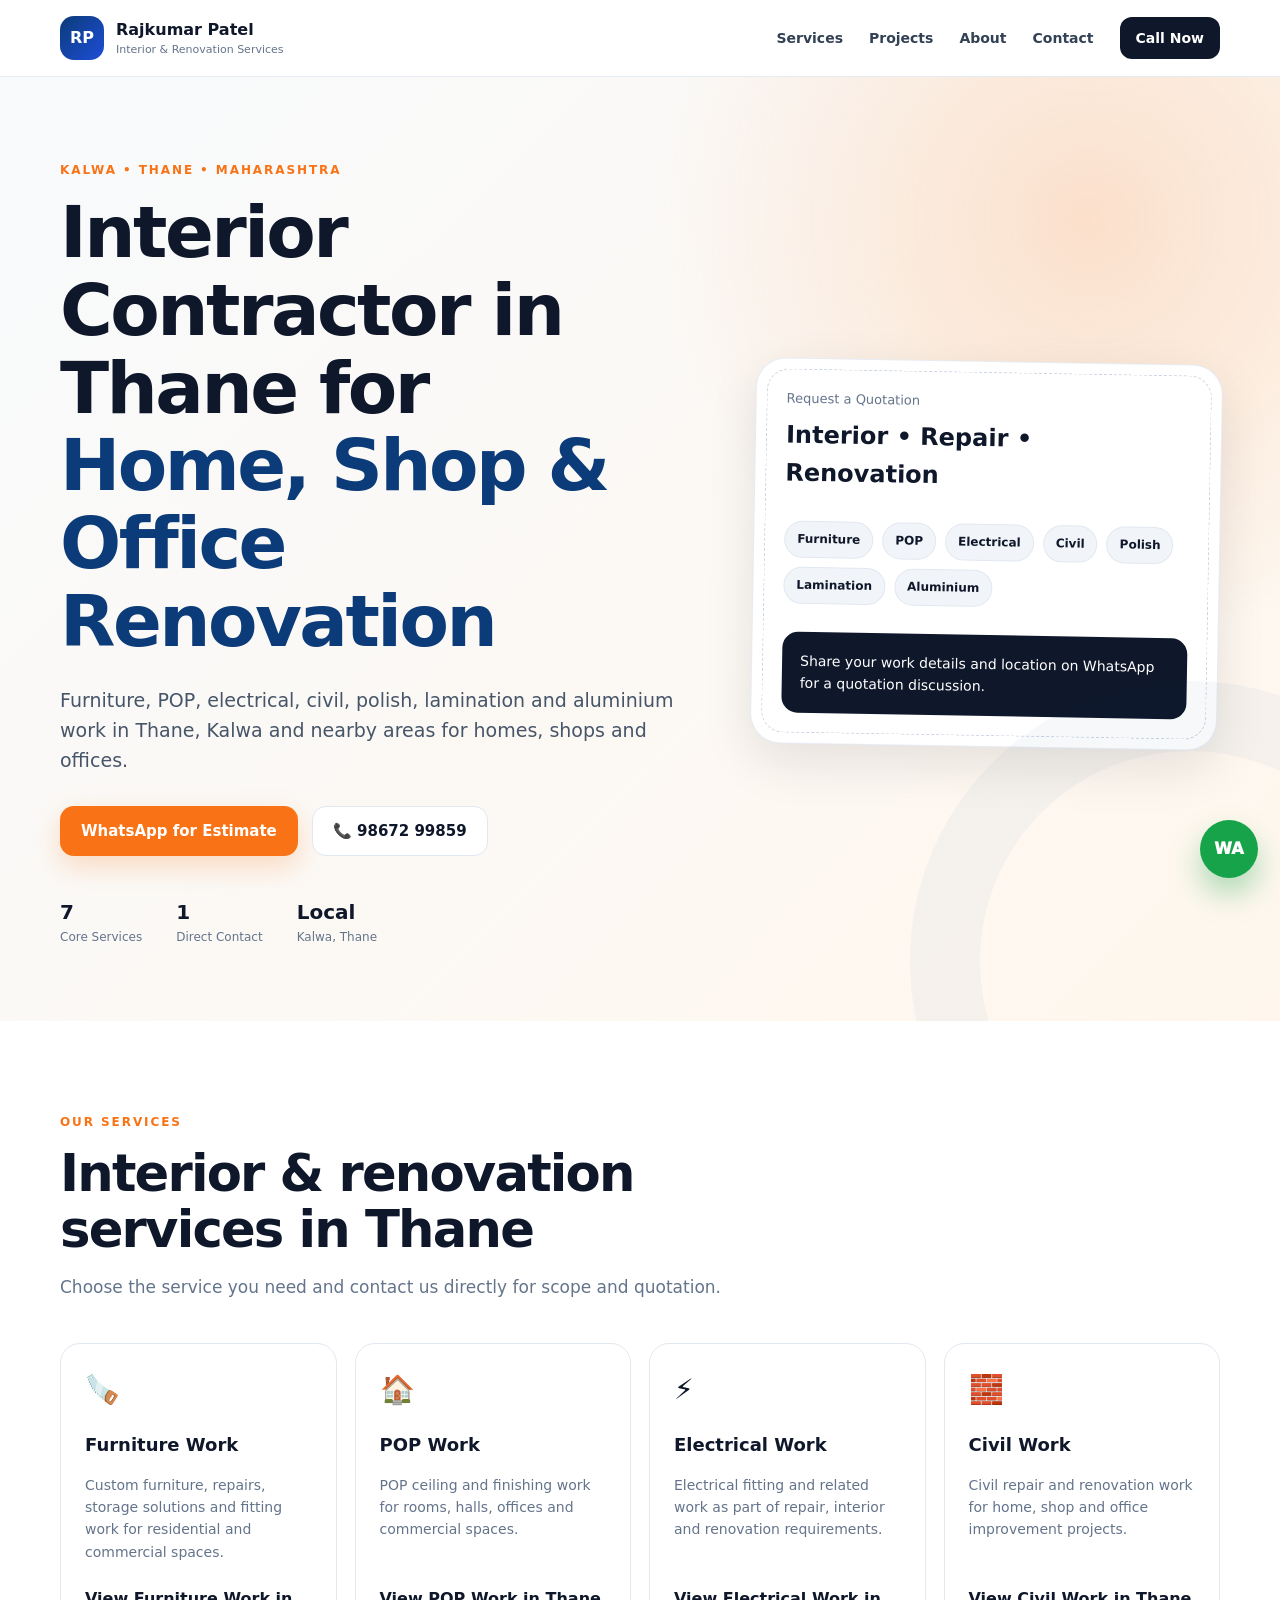
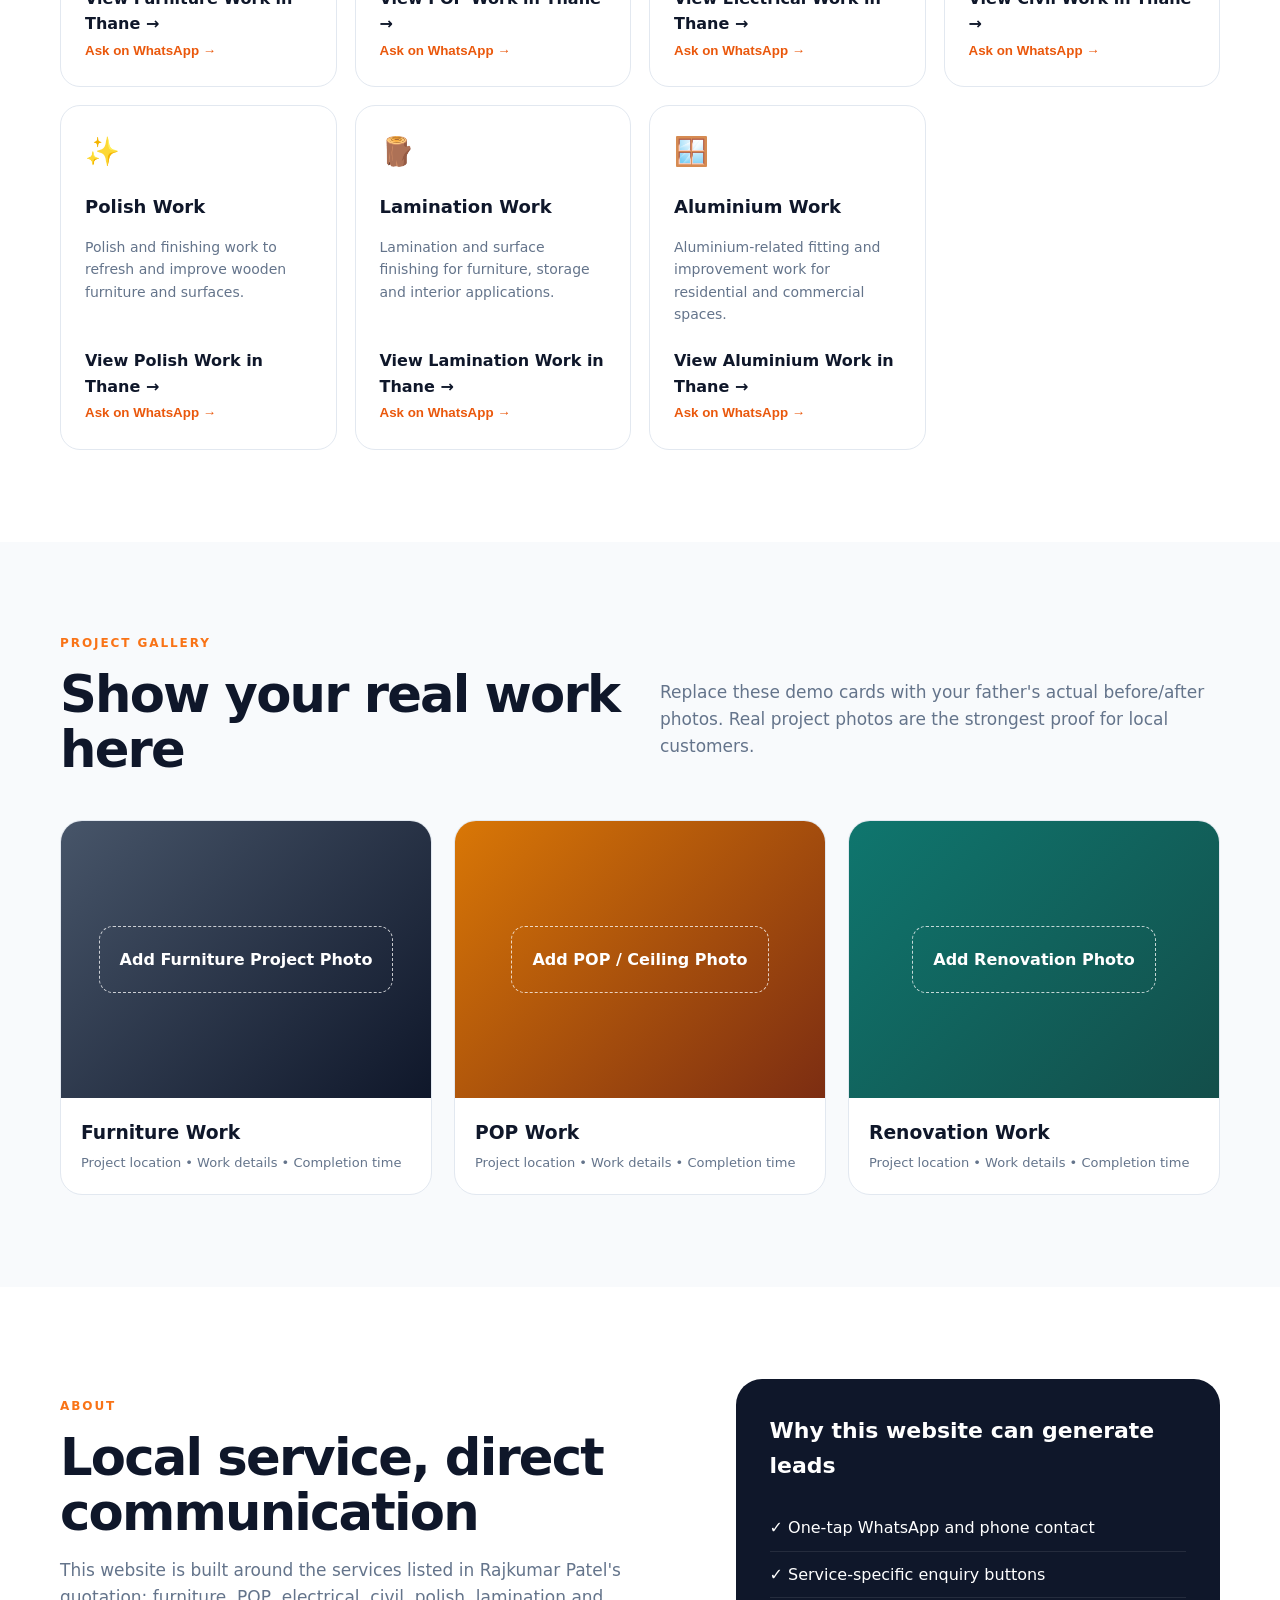
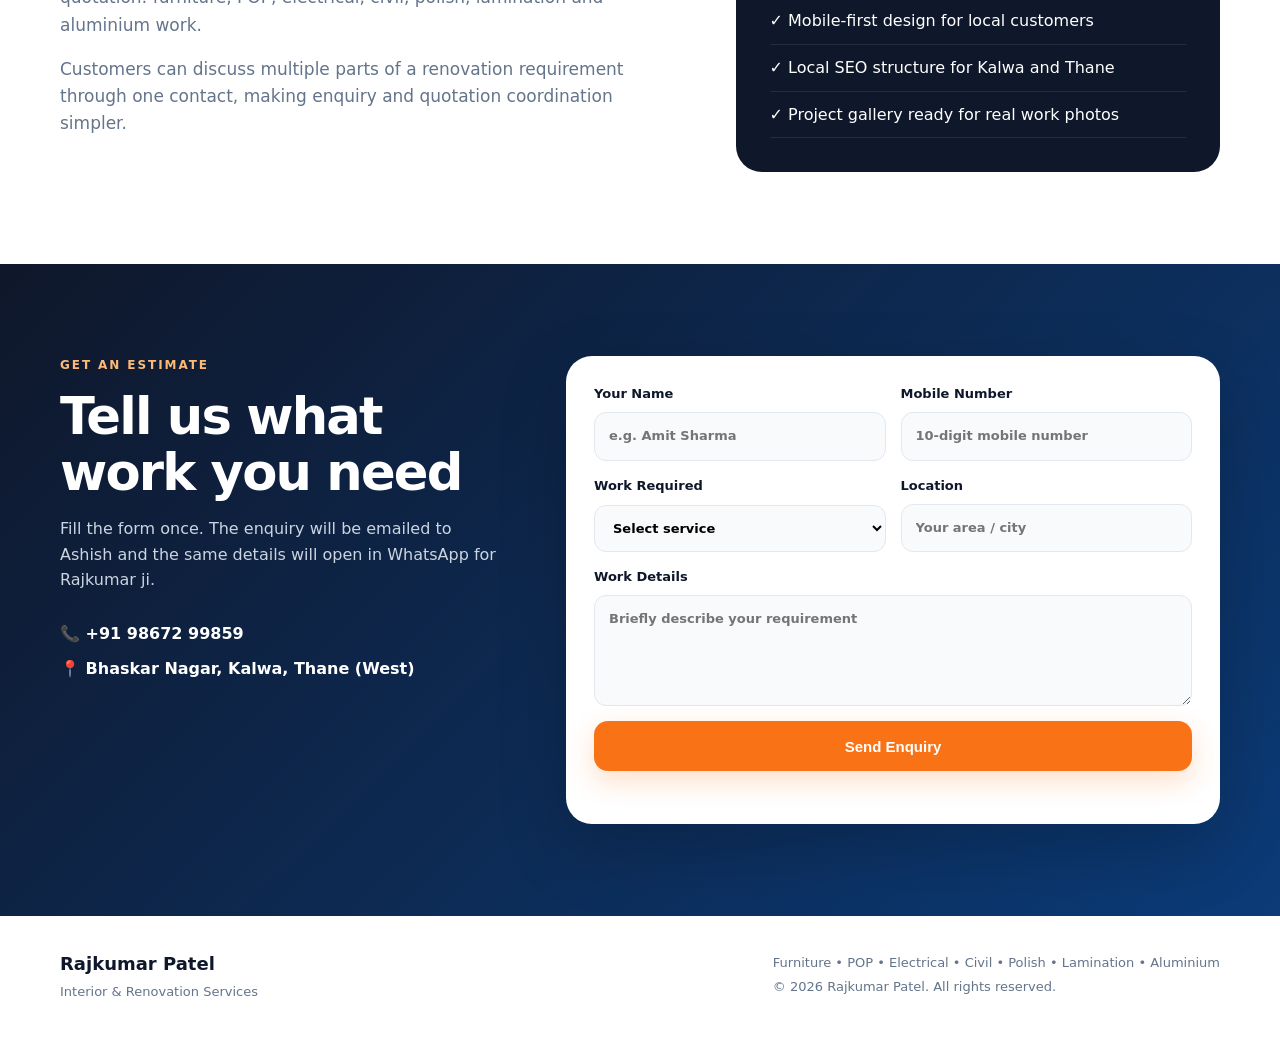
<file: index.html>
<!DOCTYPE html>
<html lang="en">
<head>
  <meta charset="UTF-8" />
  <meta name="viewport" content="width=device-width, initial-scale=1.0" />
  <title>Interior Contractor in Thane | Rajkumar Patel Interior & Renovation</title>
  <meta name="description" content="Interior contractor in Thane and Kalwa for furniture, POP, civil, electrical, polish, lamination and aluminium work. Call or WhatsApp Rajkumar Patel for an estimate." />
  <meta name="robots" content="index,follow" />
  <meta name="theme-color" content="#0f172a" />
  <meta property="og:title" content="Interior Contractor in Thane | Rajkumar Patel" />
  <meta property="og:description" content="Interior and renovation services in Thane and Kalwa: furniture, POP, civil, electrical, polish, lamination and aluminium work." />
  <meta property="og:type" content="website" />
  <link rel="stylesheet" href="styles.css" />
  <script type="application/ld+json">
  {
    "@context": "https://schema.org",
    "@type": "HomeAndConstructionBusiness",
    "name": "Rajkumar Patel Interior & Renovation Services",
    "telephone": "+91-9867299859",
    "address": {
      "@type": "PostalAddress",
      "streetAddress": "Bhaskar Nagar, Kalwa",
      "addressLocality": "Thane",
      "addressRegion": "Maharashtra",
      "addressCountry": "IN"
    },
    "areaServed": ["Thane", "Kalwa"],
    "description": "Interior and renovation services in Thane and Kalwa, including furniture, POP, electrical, civil, polish, lamination and aluminium work.",
    "url": "https://www.rajkumarinteriors.online"
  }
  </script>
</head>
<body>
  <header class="site-header" id="top">
    <div class="container nav-wrap">
      <a class="brand" href="#top" aria-label="Rajkumar Patel home">
        <span class="brand-mark">RP</span>
        <span><strong>Rajkumar Patel</strong><small>Interior & Renovation Services</small></span>
      </a>
      <button class="menu-btn" id="menuBtn" aria-label="Open menu" aria-expanded="false">☰</button>
      <nav class="nav" id="nav">
        <a href="#services">Services</a>
        <a href="#projects">Projects</a>
        <a href="#about">About</a>
        <a href="#contact">Contact</a>
        <a class="nav-cta" href="tel:+919867299859">Call Now</a>
      </nav>
    </div>
  </header>

  <main>
    <section class="hero">
      <div class="hero-grid container">
        <div class="hero-copy">
          <div class="eyebrow">Kalwa • Thane • Maharashtra</div>
          <h1>Interior Contractor in Thane for <span>Home, Shop & Office Renovation</span></h1>
          <p class="hero-text">Furniture, POP, electrical, civil, polish, lamination and aluminium work in Thane, Kalwa and nearby areas for homes, shops and offices.</p>
          <div class="hero-actions">
            <a class="btn btn-primary" href="https://wa.me/919867299859?text=Hello%20Rajkumar%20ji%2C%20I%20need%20an%20estimate%20for%20interior%20or%20renovation%20work." target="_blank" rel="noopener">WhatsApp for Estimate</a>
            <a class="btn btn-secondary" href="tel:+919867299859">📞 98672 99859</a>
          </div>
          <div class="trust-row">
            <div><strong>7</strong><span>Core Services</span></div>
            <div><strong>1</strong><span>Direct Contact</span></div>
            <div><strong>Local</strong><span>Kalwa, Thane</span></div>
          </div>
        </div>
        <div class="hero-card" aria-label="Services overview">
          <div class="hero-card-top">
            <span>Request a Quotation</span>
            <strong>Interior • Repair • Renovation</strong>
          </div>
          <div class="mini-services">
            <span>Furniture</span><span>POP</span><span>Electrical</span><span>Civil</span><span>Polish</span><span>Lamination</span><span>Aluminium</span>
          </div>
          <div class="hero-card-note">Share your work details and location on WhatsApp for a quotation discussion.</div>
        </div>
      </div>
    </section>

    <section class="section" id="services">
      <div class="container">
        <div class="section-head">
          <div class="eyebrow">Our Services</div>
          <h2>Interior & renovation services in Thane</h2>
          <p>Choose the service you need and contact us directly for scope and quotation.</p>
        </div>
        <div class="service-grid">
          <article class="service-card"><div class="icon">🪚</div><h3>Furniture Work</h3><p>Custom furniture, repairs, storage solutions and fitting work for residential and commercial spaces.</p><a class="card-link" href="furniture-work-thane.html">View Furniture Work in Thane →</a><button data-service="Furniture Work">Ask on WhatsApp →</button></article>
          <article class="service-card"><div class="icon">🏠</div><h3>POP Work</h3><p>POP ceiling and finishing work for rooms, halls, offices and commercial spaces.</p><a class="card-link" href="pop-work-thane.html">View POP Work in Thane →</a><button data-service="POP Work">Ask on WhatsApp →</button></article>
          <article class="service-card"><div class="icon">⚡</div><h3>Electrical Work</h3><p>Electrical fitting and related work as part of repair, interior and renovation requirements.</p><a class="card-link" href="electrical-work-thane.html">View Electrical Work in Thane →</a><button data-service="Electrical Work">Ask on WhatsApp →</button></article>
          <article class="service-card"><div class="icon">🧱</div><h3>Civil Work</h3><p>Civil repair and renovation work for home, shop and office improvement projects.</p><a class="card-link" href="civil-work-thane.html">View Civil Work in Thane →</a><button data-service="Civil Work">Ask on WhatsApp →</button></article>
          <article class="service-card"><div class="icon">✨</div><h3>Polish Work</h3><p>Polish and finishing work to refresh and improve wooden furniture and surfaces.</p><a class="card-link" href="polish-work-thane.html">View Polish Work in Thane →</a><button data-service="Polish Work">Ask on WhatsApp →</button></article>
          <article class="service-card"><div class="icon">🪵</div><h3>Lamination Work</h3><p>Lamination and surface finishing for furniture, storage and interior applications.</p><a class="card-link" href="lamination-work-thane.html">View Lamination Work in Thane →</a><button data-service="Lamination Work">Ask on WhatsApp →</button></article>
          <article class="service-card"><div class="icon">🪟</div><h3>Aluminium Work</h3><p>Aluminium-related fitting and improvement work for residential and commercial spaces.</p><a class="card-link" href="aluminium-work-thane.html">View Aluminium Work in Thane →</a><button data-service="Aluminium Work">Ask on WhatsApp →</button></article>
        </div>
      </div>
    </section>

    <section class="section muted" id="projects">
      <div class="container">
        <div class="section-head split-head">
          <div><div class="eyebrow">Project Gallery</div><h2>Show your real work here</h2></div>
          <p>Replace these demo cards with your father's actual before/after photos. Real project photos are the strongest proof for local customers.</p>
        </div>
        <div class="project-grid">
          <article class="project-card"><div class="project-photo demo-one"><span>Add Furniture Project Photo</span></div><div class="project-info"><h3>Furniture Work</h3><p>Project location • Work details • Completion time</p></div></article>
          <article class="project-card"><div class="project-photo demo-two"><span>Add POP / Ceiling Photo</span></div><div class="project-info"><h3>POP Work</h3><p>Project location • Work details • Completion time</p></div></article>
          <article class="project-card"><div class="project-photo demo-three"><span>Add Renovation Photo</span></div><div class="project-info"><h3>Renovation Work</h3><p>Project location • Work details • Completion time</p></div></article>
        </div>
      </div>
    </section>

    <section class="section" id="about">
      <div class="container about-grid">
        <div>
          <div class="eyebrow">About</div>
          <h2>Local service, direct communication</h2>
          <p>This website is built around the services listed in Rajkumar Patel's quotation: furniture, POP, electrical, civil, polish, lamination and aluminium work.</p>
          <p>Customers can discuss multiple parts of a renovation requirement through one contact, making enquiry and quotation coordination simpler.</p>
        </div>
        <div class="about-panel">
          <h3>Why this website can generate leads</h3>
          <ul>
            <li>✓ One-tap WhatsApp and phone contact</li>
            <li>✓ Service-specific enquiry buttons</li>
            <li>✓ Mobile-first design for local customers</li>
            <li>✓ Local SEO structure for Kalwa and Thane</li>
            <li>✓ Project gallery ready for real work photos</li>
          </ul>
        </div>
      </div>
    </section>

    <section class="section lead-section" id="contact">
      <div class="container lead-grid">
        <div>
          <div class="eyebrow light">Get an Estimate</div>
          <h2>Tell us what work you need</h2>
          <p>Fill the form once. The enquiry will be emailed to Ashish and the same details will open in WhatsApp for Rajkumar ji.</p>
          <div class="contact-lines">
            <a href="tel:+919867299859">📞 +91 98672 99859</a>
            <span>📍 Bhaskar Nagar, Kalwa, Thane (West)</span>
          </div>
        </div>
        <form class="lead-form" id="leadForm">
          <label>Your Name<input id="name" type="text" placeholder="e.g. Amit Sharma" required /></label>
          <label>Mobile Number<input id="mobile" type="tel" placeholder="10-digit mobile number" required /></label>
          <label>Work Required<select id="service" required><option value="">Select service</option><option>Furniture Work</option><option>POP Work</option><option>Electrical Work</option><option>Civil Work</option><option>Polish Work</option><option>Lamination Work</option><option>Aluminium Work</option><option>Multiple / Full Renovation</option></select></label>
          <label>Location<input id="location" type="text" placeholder="Your area / city" required /></label>
          <label>Work Details<textarea id="details" rows="4" placeholder="Briefly describe your requirement"></textarea></label>
          <button class="btn btn-primary full" id="submitBtn" type="submit">Send Enquiry</button><p id="formStatus" role="status" aria-live="polite" style="margin:10px 0 0;font-size:.9rem"></p>
        </form>
      </div>
    </section>
  </main>

  <footer>
    <div class="container footer-grid">
      <div><strong>Rajkumar Patel</strong><p>Interior & Renovation Services</p></div>
      <div><p>Furniture • POP • Electrical • Civil • Polish • Lamination • Aluminium</p><p>© <span id="year"></span> Rajkumar Patel. All rights reserved.</p></div>
    </div>
  </footer>

  <a class="float-wa" href="https://wa.me/919867299859?text=Hello%20Rajkumar%20ji%2C%20I%20need%20an%20estimate." target="_blank" rel="noopener" aria-label="Chat on WhatsApp">WA</a>
  <div class="mobile-bar"><a href="tel:+919867299859">📞 Call</a><a href="https://wa.me/919867299859?text=Hello%20Rajkumar%20ji%2C%20I%20need%20an%20estimate." target="_blank" rel="noopener">WhatsApp</a></div>
  <script src="script.js"></script>
</body>
</html>
</file>
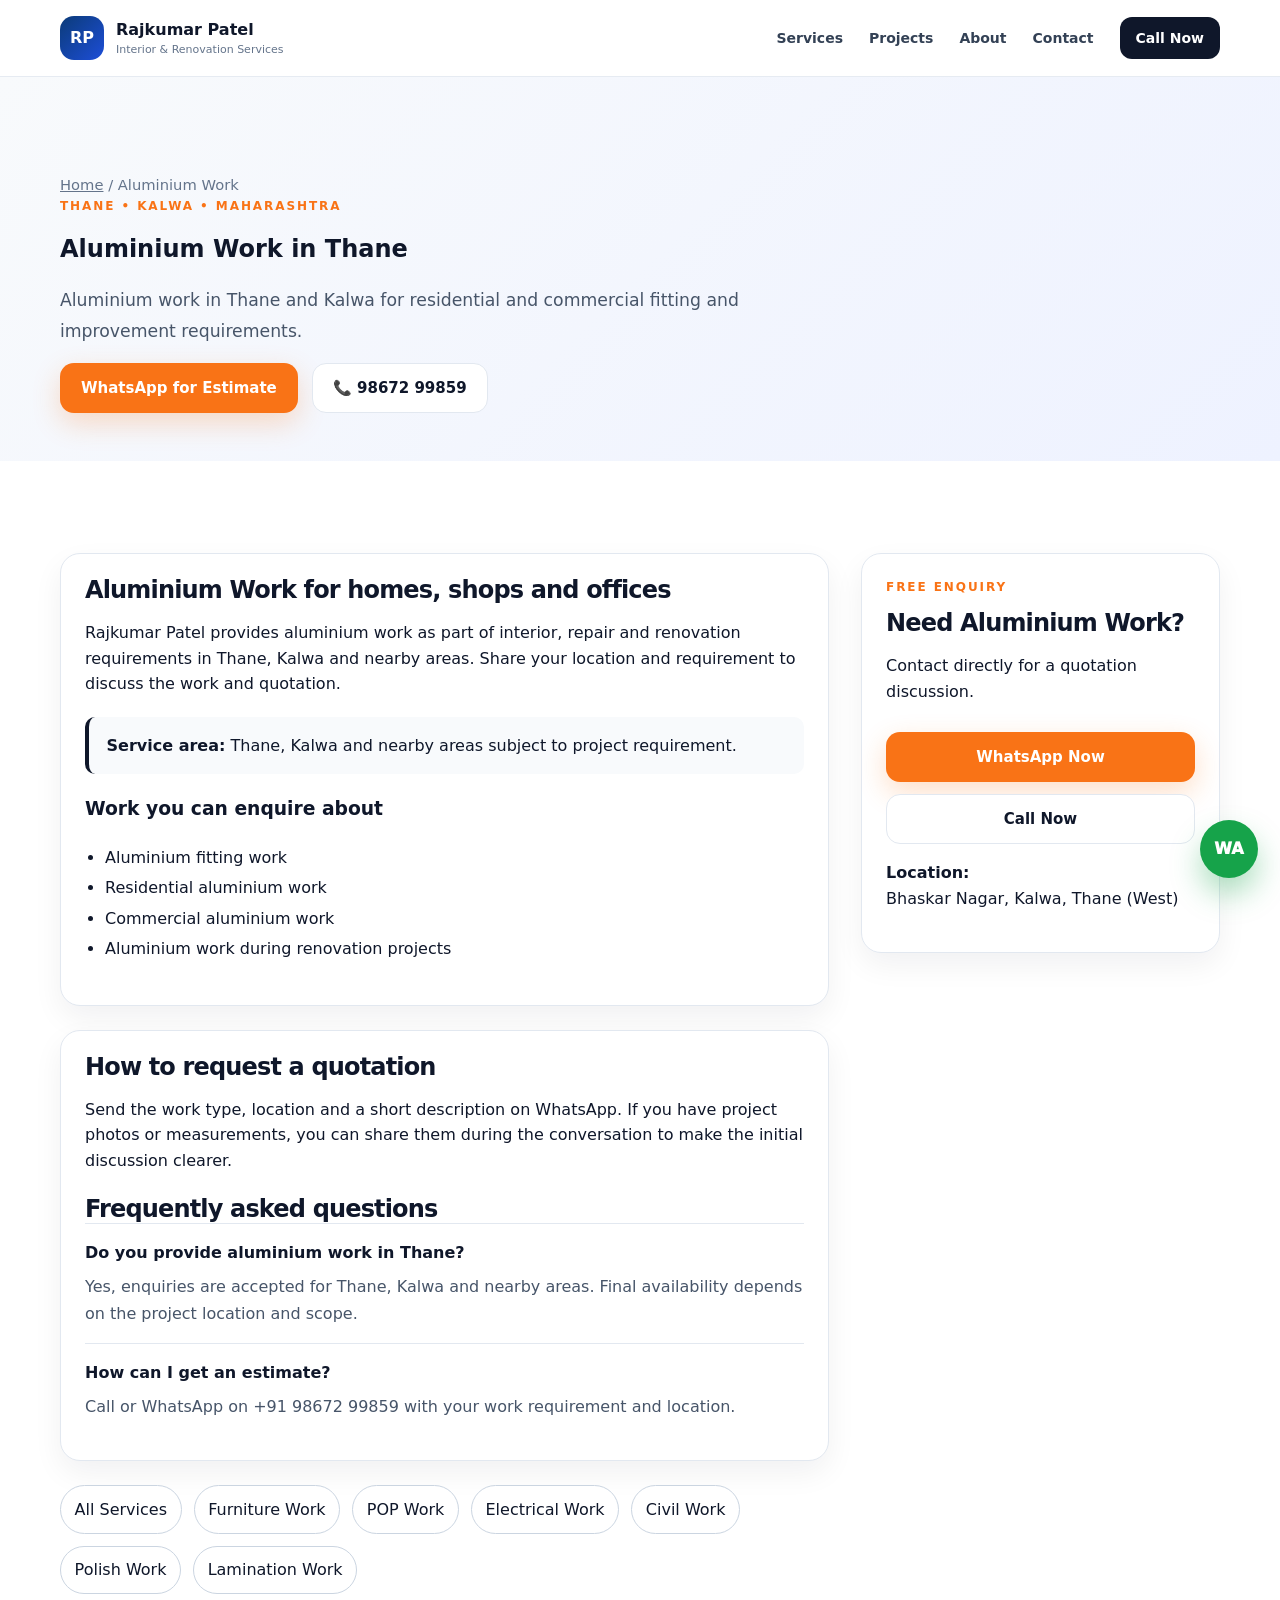
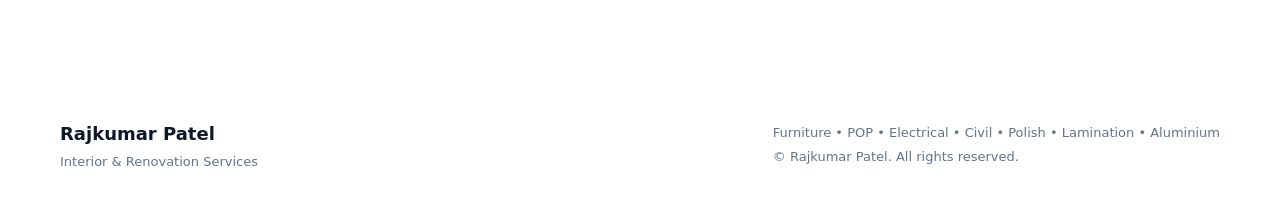
<file: aluminium-work-thane.html>
<!DOCTYPE html><html lang="en"><head><meta charset="UTF-8"><meta name="viewport" content="width=device-width, initial-scale=1.0"><title>Aluminium Work in Thane | Rajkumar Patel</title><meta name="description" content="Aluminium work in Thane and Kalwa for residential and commercial fitting and improvement requirements."><meta name="robots" content="index,follow"><link rel="canonical" href="https://www.rajkumarinteriors.online/aluminium-work-thane.html"><meta name="theme-color" content="#0f172a"><meta property="og:title" content="Aluminium Work in Thane | Rajkumar Patel"><meta property="og:description" content="Aluminium work in Thane and Kalwa for residential and commercial fitting and improvement requirements."><meta property="og:type" content="website"><meta property="og:url" content="https://www.rajkumarinteriors.online/aluminium-work-thane.html"><link rel="stylesheet" href="styles.css"><script type="application/ld+json">{"@context":"https://schema.org","@type":"Service","url":"https://www.rajkumarinteriors.online/aluminium-work-thane.html","name":"Aluminium Work in Thane","provider":{"@type":"HomeAndConstructionBusiness","name":"Rajkumar Patel Interior & Renovation Services","telephone":"+91-9867299859","address":{"@type":"PostalAddress","streetAddress":"Bhaskar Nagar, Kalwa","addressLocality":"Thane","addressRegion":"Maharashtra","addressCountry":"IN"}},"areaServed":["Thane","Kalwa"],"description":"Aluminium work in Thane and Kalwa for residential and commercial fitting and improvement requirements."}</script></head><body><header class="site-header"><div class="container nav-wrap"><a class="brand" href="index.html" aria-label="Rajkumar Patel home"><span class="brand-mark">RP</span><span><strong>Rajkumar Patel</strong><small>Interior & Renovation Services</small></span></a><button class="menu-btn" id="menuBtn" aria-label="Open menu" aria-expanded="false">☰</button><nav class="nav" id="nav"><a href="index.html#services">Services</a><a href="index.html#projects">Projects</a><a href="index.html#about">About</a><a href="index.html#contact">Contact</a><a class="nav-cta" href="tel:+919867299859">Call Now</a></nav></div></header><main><section class="service-hero"><div class="container"><div class="breadcrumbs"><a href="index.html">Home</a> / Aluminium Work</div><div class="eyebrow">Thane • Kalwa • Maharashtra</div><h1>Aluminium Work in Thane</h1><p>Aluminium work in Thane and Kalwa for residential and commercial fitting and improvement requirements.</p><div class="hero-actions"><a class="btn btn-primary" href="https://wa.me/919867299859?text=Hello Rajkumar ji, I need an estimate for Aluminium Work in Thane." target="_blank" rel="noopener">WhatsApp for Estimate</a><a class="btn btn-secondary" href="tel:+919867299859">📞 98672 99859</a></div></div></section><section class="section"><div class="container content-grid"><div><article class="content-card"><h2>Aluminium Work for homes, shops and offices</h2><p>Rajkumar Patel provides aluminium work as part of interior, repair and renovation requirements in Thane, Kalwa and nearby areas. Share your location and requirement to discuss the work and quotation.</p><div class="local-note"><strong>Service area:</strong> Thane, Kalwa and nearby areas subject to project requirement.</div><h3>Work you can enquire about</h3><ul><li>Aluminium fitting work</li><li>Residential aluminium work</li><li>Commercial aluminium work</li><li>Aluminium work during renovation projects</li></ul></article><article class="content-card" style="margin-top:1.5rem"><h2>How to request a quotation</h2><p>Send the work type, location and a short description on WhatsApp. If you have project photos or measurements, you can share them during the conversation to make the initial discussion clearer.</p><h2 style="margin-top:1.5rem">Frequently asked questions</h2><div class="faq-item"><h3>Do you provide aluminium work in Thane?</h3><p>Yes, enquiries are accepted for Thane, Kalwa and nearby areas. Final availability depends on the project location and scope.</p></div><div class="faq-item"><h3>How can I get an estimate?</h3><p>Call or WhatsApp on +91 98672 99859 with your work requirement and location.</p></div></article><div class="service-links"><a href="index.html#services">All Services</a><a href="furniture-work-thane.html">Furniture Work</a><a href="pop-work-thane.html">POP Work</a><a href="electrical-work-thane.html">Electrical Work</a><a href="civil-work-thane.html">Civil Work</a><a href="polish-work-thane.html">Polish Work</a><a href="lamination-work-thane.html">Lamination Work</a></div></div><aside class="seo-cta"><div class="eyebrow">Free Enquiry</div><h2>Need Aluminium Work?</h2><p>Contact directly for a quotation discussion.</p><a class="btn btn-primary" href="https://wa.me/919867299859?text=Hello Rajkumar ji, I need an estimate for Aluminium Work in Thane." target="_blank" rel="noopener">WhatsApp Now</a><a class="btn btn-secondary" href="tel:+919867299859">Call Now</a><p style="margin-top:1rem"><strong>Location:</strong><br>Bhaskar Nagar, Kalwa, Thane (West)</p></aside></div></section></main><footer><div class="container footer-grid"><div><strong>Rajkumar Patel</strong><p>Interior & Renovation Services</p></div><div><p>Furniture • POP • Electrical • Civil • Polish • Lamination • Aluminium</p><p>© <span id="year"></span> Rajkumar Patel. All rights reserved.</p></div></div></footer><a class="float-wa" href="https://wa.me/919867299859?text=Hello%20Rajkumar%20ji%2C%20I%20need%20an%20estimate." target="_blank" rel="noopener" aria-label="Chat on WhatsApp">WA</a><div class="mobile-bar"><a href="tel:+919867299859">📞 Call</a><a href="https://wa.me/919867299859?text=Hello%20Rajkumar%20ji%2C%20I%20need%20an%20estimate." target="_blank" rel="noopener">WhatsApp</a></div><script src="script.js"></script></body></html>
</file>
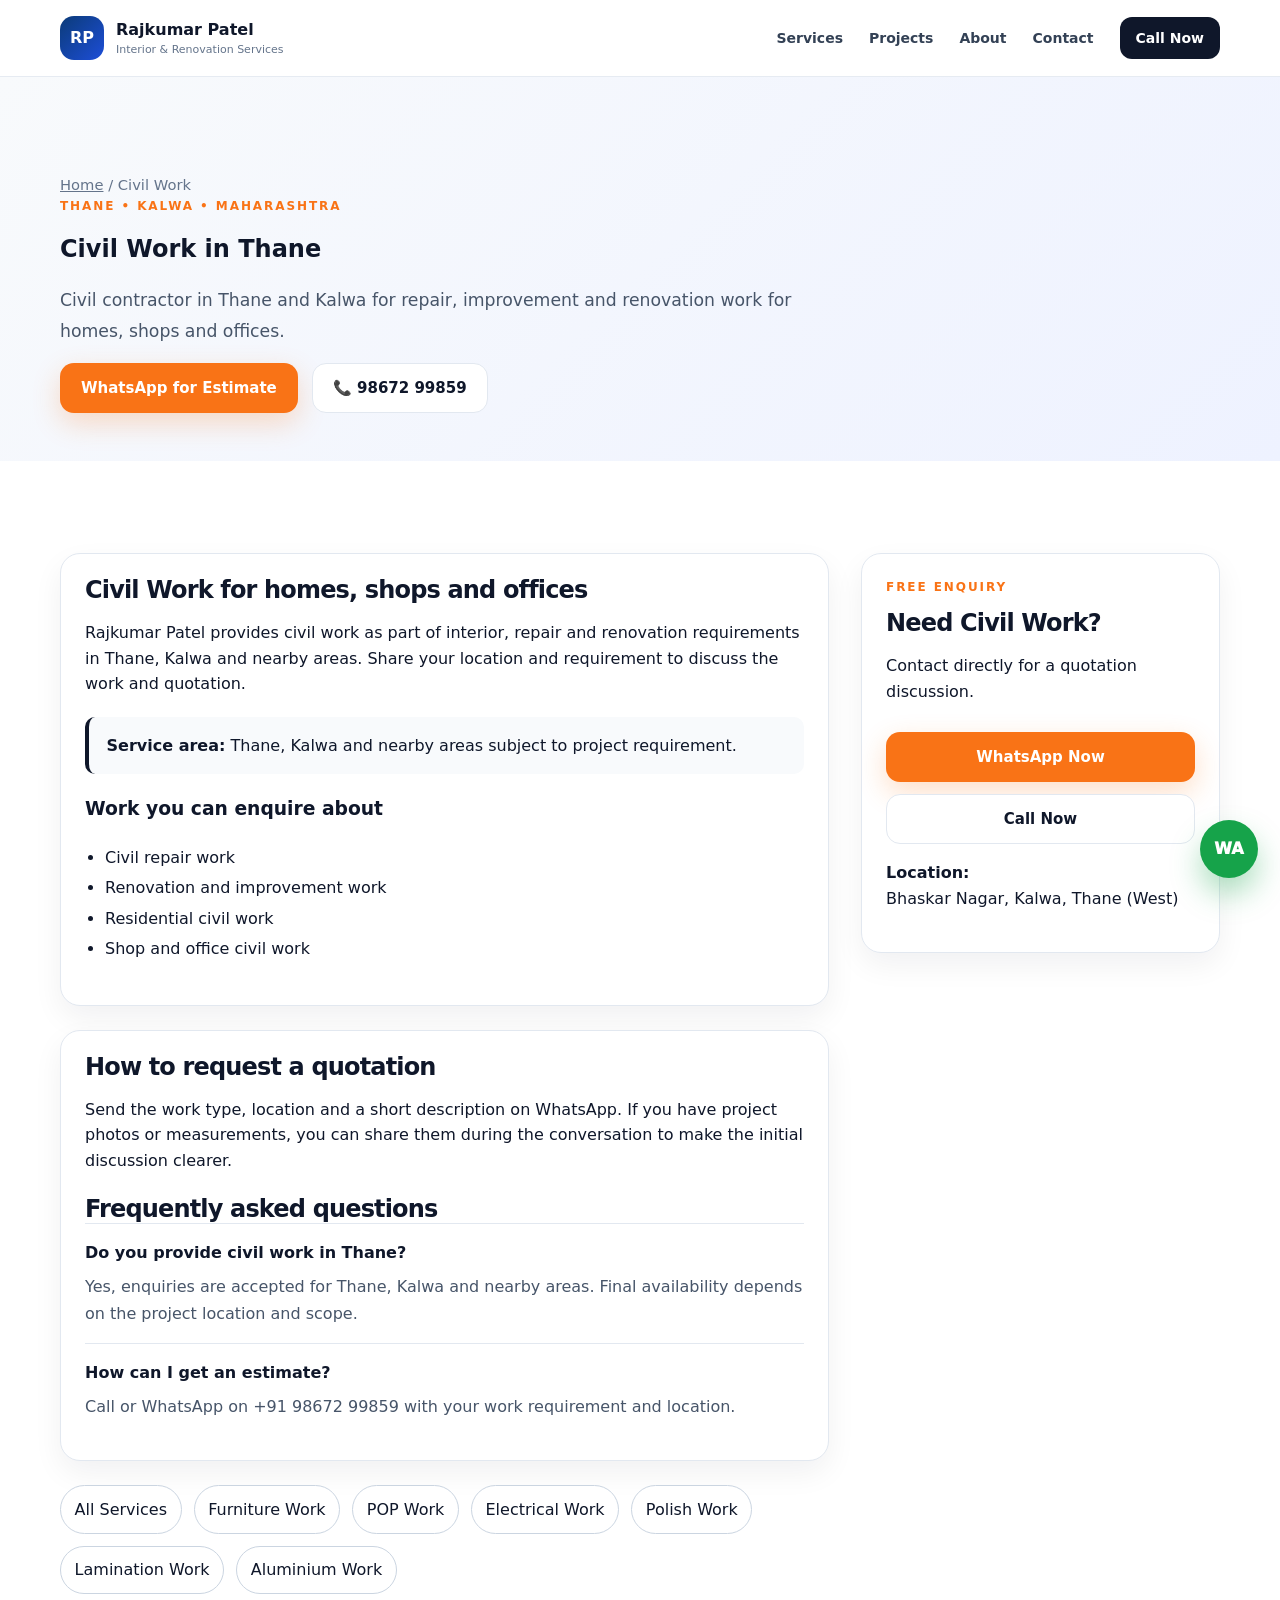
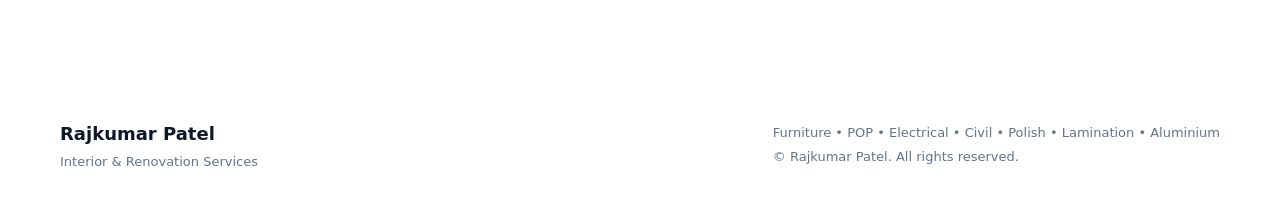
<file: civil-work-thane.html>
<!DOCTYPE html><html lang="en"><head><meta charset="UTF-8"><meta name="viewport" content="width=device-width, initial-scale=1.0"><title>Civil Work in Thane | Rajkumar Patel</title><meta name="description" content="Civil contractor in Thane and Kalwa for repair, improvement and renovation work for homes, shops and offices."><meta name="robots" content="index,follow"><link rel="canonical" href="https://www.rajkumarinteriors.online/civil-work-thane.html"><meta name="theme-color" content="#0f172a"><meta property="og:title" content="Civil Work in Thane | Rajkumar Patel"><meta property="og:description" content="Civil contractor in Thane and Kalwa for repair, improvement and renovation work for homes, shops and offices."><meta property="og:type" content="website"><meta property="og:url" content="https://www.rajkumarinteriors.online/civil-work-thane.html"><link rel="stylesheet" href="styles.css"><script type="application/ld+json">{"@context":"https://schema.org","@type":"Service","url":"https://www.rajkumarinteriors.online/civil-work-thane.html","name":"Civil Work in Thane","provider":{"@type":"HomeAndConstructionBusiness","name":"Rajkumar Patel Interior & Renovation Services","telephone":"+91-9867299859","address":{"@type":"PostalAddress","streetAddress":"Bhaskar Nagar, Kalwa","addressLocality":"Thane","addressRegion":"Maharashtra","addressCountry":"IN"}},"areaServed":["Thane","Kalwa"],"description":"Civil contractor in Thane and Kalwa for repair, improvement and renovation work for homes, shops and offices."}</script></head><body><header class="site-header"><div class="container nav-wrap"><a class="brand" href="index.html" aria-label="Rajkumar Patel home"><span class="brand-mark">RP</span><span><strong>Rajkumar Patel</strong><small>Interior & Renovation Services</small></span></a><button class="menu-btn" id="menuBtn" aria-label="Open menu" aria-expanded="false">☰</button><nav class="nav" id="nav"><a href="index.html#services">Services</a><a href="index.html#projects">Projects</a><a href="index.html#about">About</a><a href="index.html#contact">Contact</a><a class="nav-cta" href="tel:+919867299859">Call Now</a></nav></div></header><main><section class="service-hero"><div class="container"><div class="breadcrumbs"><a href="index.html">Home</a> / Civil Work</div><div class="eyebrow">Thane • Kalwa • Maharashtra</div><h1>Civil Work in Thane</h1><p>Civil contractor in Thane and Kalwa for repair, improvement and renovation work for homes, shops and offices.</p><div class="hero-actions"><a class="btn btn-primary" href="https://wa.me/919867299859?text=Hello Rajkumar ji, I need an estimate for Civil Work in Thane." target="_blank" rel="noopener">WhatsApp for Estimate</a><a class="btn btn-secondary" href="tel:+919867299859">📞 98672 99859</a></div></div></section><section class="section"><div class="container content-grid"><div><article class="content-card"><h2>Civil Work for homes, shops and offices</h2><p>Rajkumar Patel provides civil work as part of interior, repair and renovation requirements in Thane, Kalwa and nearby areas. Share your location and requirement to discuss the work and quotation.</p><div class="local-note"><strong>Service area:</strong> Thane, Kalwa and nearby areas subject to project requirement.</div><h3>Work you can enquire about</h3><ul><li>Civil repair work</li><li>Renovation and improvement work</li><li>Residential civil work</li><li>Shop and office civil work</li></ul></article><article class="content-card" style="margin-top:1.5rem"><h2>How to request a quotation</h2><p>Send the work type, location and a short description on WhatsApp. If you have project photos or measurements, you can share them during the conversation to make the initial discussion clearer.</p><h2 style="margin-top:1.5rem">Frequently asked questions</h2><div class="faq-item"><h3>Do you provide civil work in Thane?</h3><p>Yes, enquiries are accepted for Thane, Kalwa and nearby areas. Final availability depends on the project location and scope.</p></div><div class="faq-item"><h3>How can I get an estimate?</h3><p>Call or WhatsApp on +91 98672 99859 with your work requirement and location.</p></div></article><div class="service-links"><a href="index.html#services">All Services</a><a href="furniture-work-thane.html">Furniture Work</a><a href="pop-work-thane.html">POP Work</a><a href="electrical-work-thane.html">Electrical Work</a><a href="polish-work-thane.html">Polish Work</a><a href="lamination-work-thane.html">Lamination Work</a><a href="aluminium-work-thane.html">Aluminium Work</a></div></div><aside class="seo-cta"><div class="eyebrow">Free Enquiry</div><h2>Need Civil Work?</h2><p>Contact directly for a quotation discussion.</p><a class="btn btn-primary" href="https://wa.me/919867299859?text=Hello Rajkumar ji, I need an estimate for Civil Work in Thane." target="_blank" rel="noopener">WhatsApp Now</a><a class="btn btn-secondary" href="tel:+919867299859">Call Now</a><p style="margin-top:1rem"><strong>Location:</strong><br>Bhaskar Nagar, Kalwa, Thane (West)</p></aside></div></section></main><footer><div class="container footer-grid"><div><strong>Rajkumar Patel</strong><p>Interior & Renovation Services</p></div><div><p>Furniture • POP • Electrical • Civil • Polish • Lamination • Aluminium</p><p>© <span id="year"></span> Rajkumar Patel. All rights reserved.</p></div></div></footer><a class="float-wa" href="https://wa.me/919867299859?text=Hello%20Rajkumar%20ji%2C%20I%20need%20an%20estimate." target="_blank" rel="noopener" aria-label="Chat on WhatsApp">WA</a><div class="mobile-bar"><a href="tel:+919867299859">📞 Call</a><a href="https://wa.me/919867299859?text=Hello%20Rajkumar%20ji%2C%20I%20need%20an%20estimate." target="_blank" rel="noopener">WhatsApp</a></div><script src="script.js"></script></body></html>
</file>
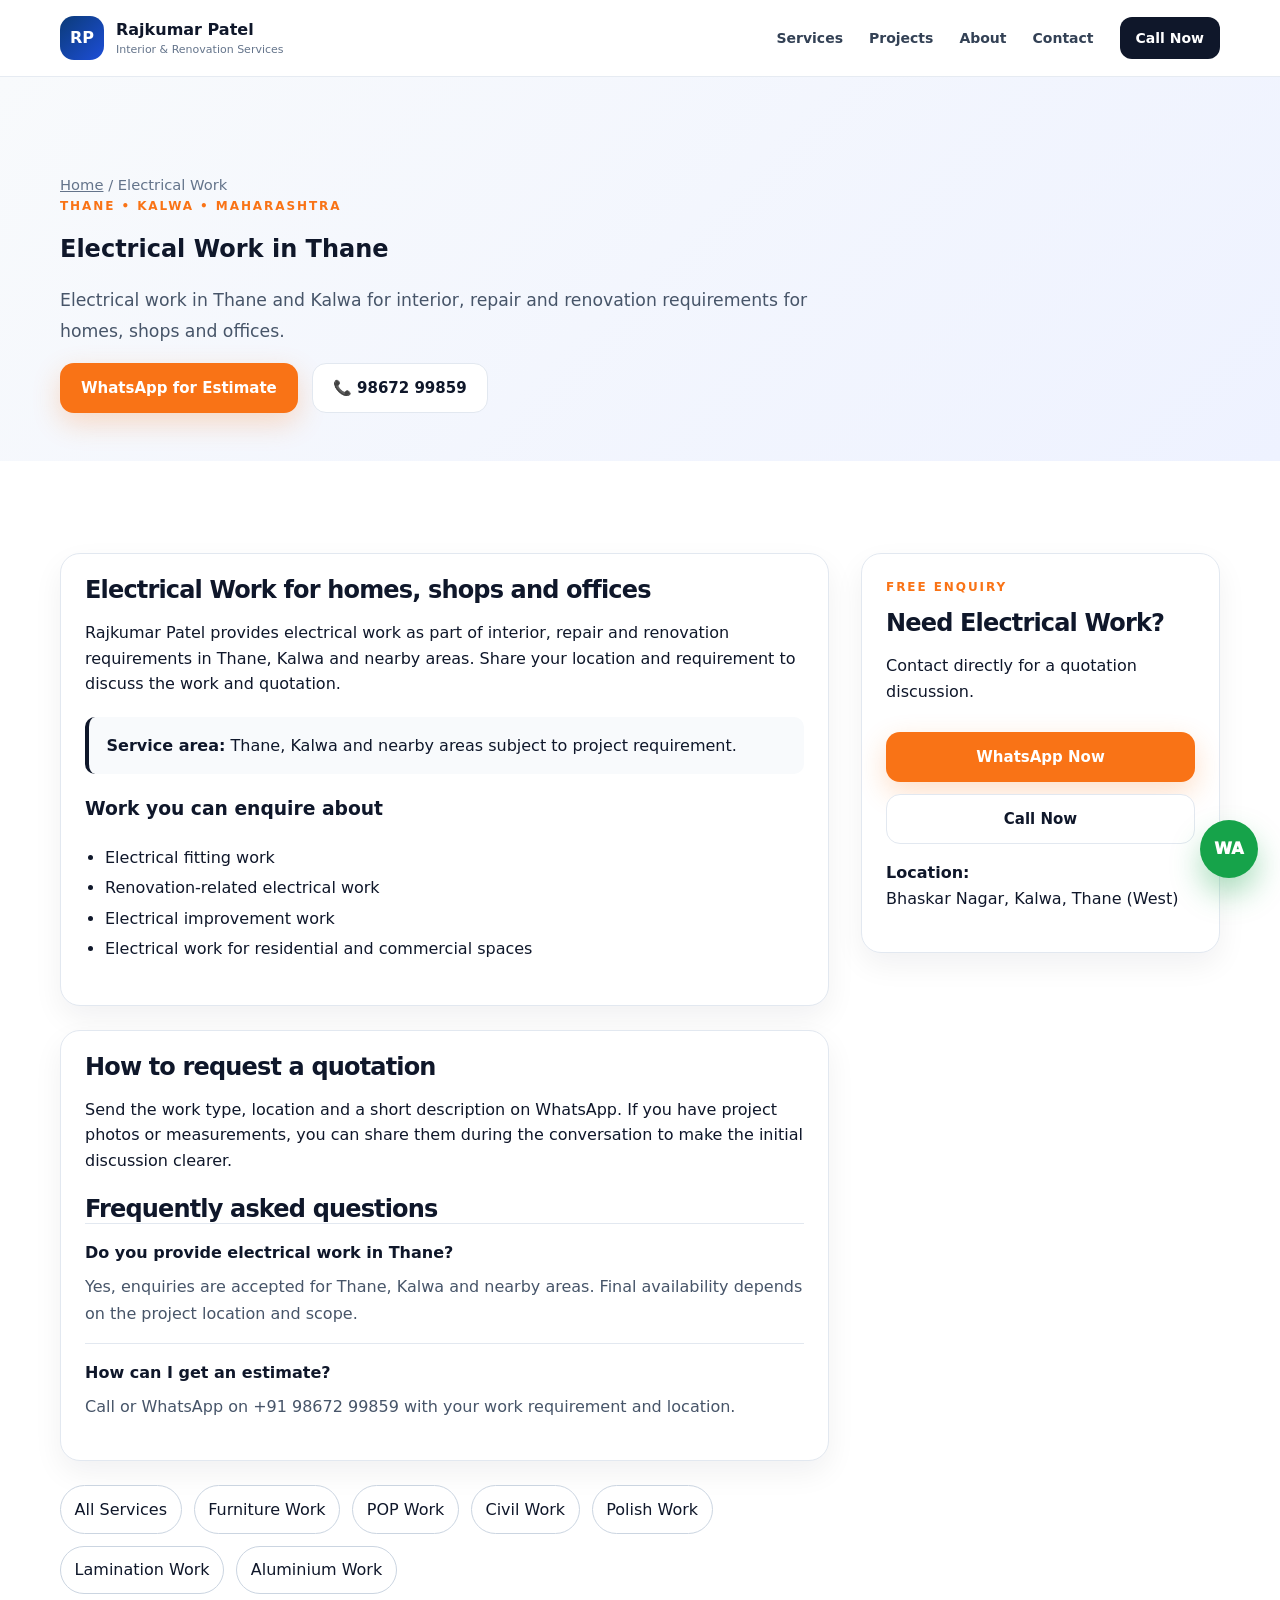
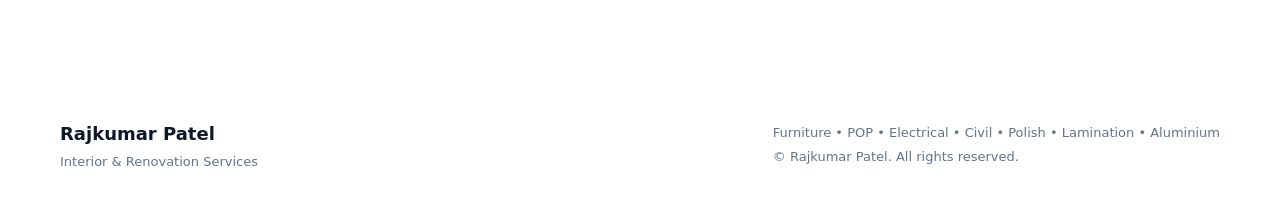
<file: electrical-work-thane.html>
<!DOCTYPE html><html lang="en"><head><meta charset="UTF-8"><meta name="viewport" content="width=device-width, initial-scale=1.0"><title>Electrical Work in Thane | Rajkumar Patel</title><meta name="description" content="Electrical work in Thane and Kalwa for interior, repair and renovation requirements for homes, shops and offices."><meta name="robots" content="index,follow"><link rel="canonical" href="https://www.rajkumarinteriors.online/electrical-work-thane.html"><meta name="theme-color" content="#0f172a"><meta property="og:title" content="Electrical Work in Thane | Rajkumar Patel"><meta property="og:description" content="Electrical work in Thane and Kalwa for interior, repair and renovation requirements for homes, shops and offices."><meta property="og:type" content="website"><meta property="og:url" content="https://www.rajkumarinteriors.online/electrical-work-thane.html"><link rel="stylesheet" href="styles.css"><script type="application/ld+json">{"@context":"https://schema.org","@type":"Service","url":"https://www.rajkumarinteriors.online/electrical-work-thane.html","name":"Electrical Work in Thane","provider":{"@type":"HomeAndConstructionBusiness","name":"Rajkumar Patel Interior & Renovation Services","telephone":"+91-9867299859","address":{"@type":"PostalAddress","streetAddress":"Bhaskar Nagar, Kalwa","addressLocality":"Thane","addressRegion":"Maharashtra","addressCountry":"IN"}},"areaServed":["Thane","Kalwa"],"description":"Electrical work in Thane and Kalwa for interior, repair and renovation requirements for homes, shops and offices."}</script></head><body><header class="site-header"><div class="container nav-wrap"><a class="brand" href="index.html" aria-label="Rajkumar Patel home"><span class="brand-mark">RP</span><span><strong>Rajkumar Patel</strong><small>Interior & Renovation Services</small></span></a><button class="menu-btn" id="menuBtn" aria-label="Open menu" aria-expanded="false">☰</button><nav class="nav" id="nav"><a href="index.html#services">Services</a><a href="index.html#projects">Projects</a><a href="index.html#about">About</a><a href="index.html#contact">Contact</a><a class="nav-cta" href="tel:+919867299859">Call Now</a></nav></div></header><main><section class="service-hero"><div class="container"><div class="breadcrumbs"><a href="index.html">Home</a> / Electrical Work</div><div class="eyebrow">Thane • Kalwa • Maharashtra</div><h1>Electrical Work in Thane</h1><p>Electrical work in Thane and Kalwa for interior, repair and renovation requirements for homes, shops and offices.</p><div class="hero-actions"><a class="btn btn-primary" href="https://wa.me/919867299859?text=Hello Rajkumar ji, I need an estimate for Electrical Work in Thane." target="_blank" rel="noopener">WhatsApp for Estimate</a><a class="btn btn-secondary" href="tel:+919867299859">📞 98672 99859</a></div></div></section><section class="section"><div class="container content-grid"><div><article class="content-card"><h2>Electrical Work for homes, shops and offices</h2><p>Rajkumar Patel provides electrical work as part of interior, repair and renovation requirements in Thane, Kalwa and nearby areas. Share your location and requirement to discuss the work and quotation.</p><div class="local-note"><strong>Service area:</strong> Thane, Kalwa and nearby areas subject to project requirement.</div><h3>Work you can enquire about</h3><ul><li>Electrical fitting work</li><li>Renovation-related electrical work</li><li>Electrical improvement work</li><li>Electrical work for residential and commercial spaces</li></ul></article><article class="content-card" style="margin-top:1.5rem"><h2>How to request a quotation</h2><p>Send the work type, location and a short description on WhatsApp. If you have project photos or measurements, you can share them during the conversation to make the initial discussion clearer.</p><h2 style="margin-top:1.5rem">Frequently asked questions</h2><div class="faq-item"><h3>Do you provide electrical work in Thane?</h3><p>Yes, enquiries are accepted for Thane, Kalwa and nearby areas. Final availability depends on the project location and scope.</p></div><div class="faq-item"><h3>How can I get an estimate?</h3><p>Call or WhatsApp on +91 98672 99859 with your work requirement and location.</p></div></article><div class="service-links"><a href="index.html#services">All Services</a><a href="furniture-work-thane.html">Furniture Work</a><a href="pop-work-thane.html">POP Work</a><a href="civil-work-thane.html">Civil Work</a><a href="polish-work-thane.html">Polish Work</a><a href="lamination-work-thane.html">Lamination Work</a><a href="aluminium-work-thane.html">Aluminium Work</a></div></div><aside class="seo-cta"><div class="eyebrow">Free Enquiry</div><h2>Need Electrical Work?</h2><p>Contact directly for a quotation discussion.</p><a class="btn btn-primary" href="https://wa.me/919867299859?text=Hello Rajkumar ji, I need an estimate for Electrical Work in Thane." target="_blank" rel="noopener">WhatsApp Now</a><a class="btn btn-secondary" href="tel:+919867299859">Call Now</a><p style="margin-top:1rem"><strong>Location:</strong><br>Bhaskar Nagar, Kalwa, Thane (West)</p></aside></div></section></main><footer><div class="container footer-grid"><div><strong>Rajkumar Patel</strong><p>Interior & Renovation Services</p></div><div><p>Furniture • POP • Electrical • Civil • Polish • Lamination • Aluminium</p><p>© <span id="year"></span> Rajkumar Patel. All rights reserved.</p></div></div></footer><a class="float-wa" href="https://wa.me/919867299859?text=Hello%20Rajkumar%20ji%2C%20I%20need%20an%20estimate." target="_blank" rel="noopener" aria-label="Chat on WhatsApp">WA</a><div class="mobile-bar"><a href="tel:+919867299859">📞 Call</a><a href="https://wa.me/919867299859?text=Hello%20Rajkumar%20ji%2C%20I%20need%20an%20estimate." target="_blank" rel="noopener">WhatsApp</a></div><script src="script.js"></script></body></html>
</file>
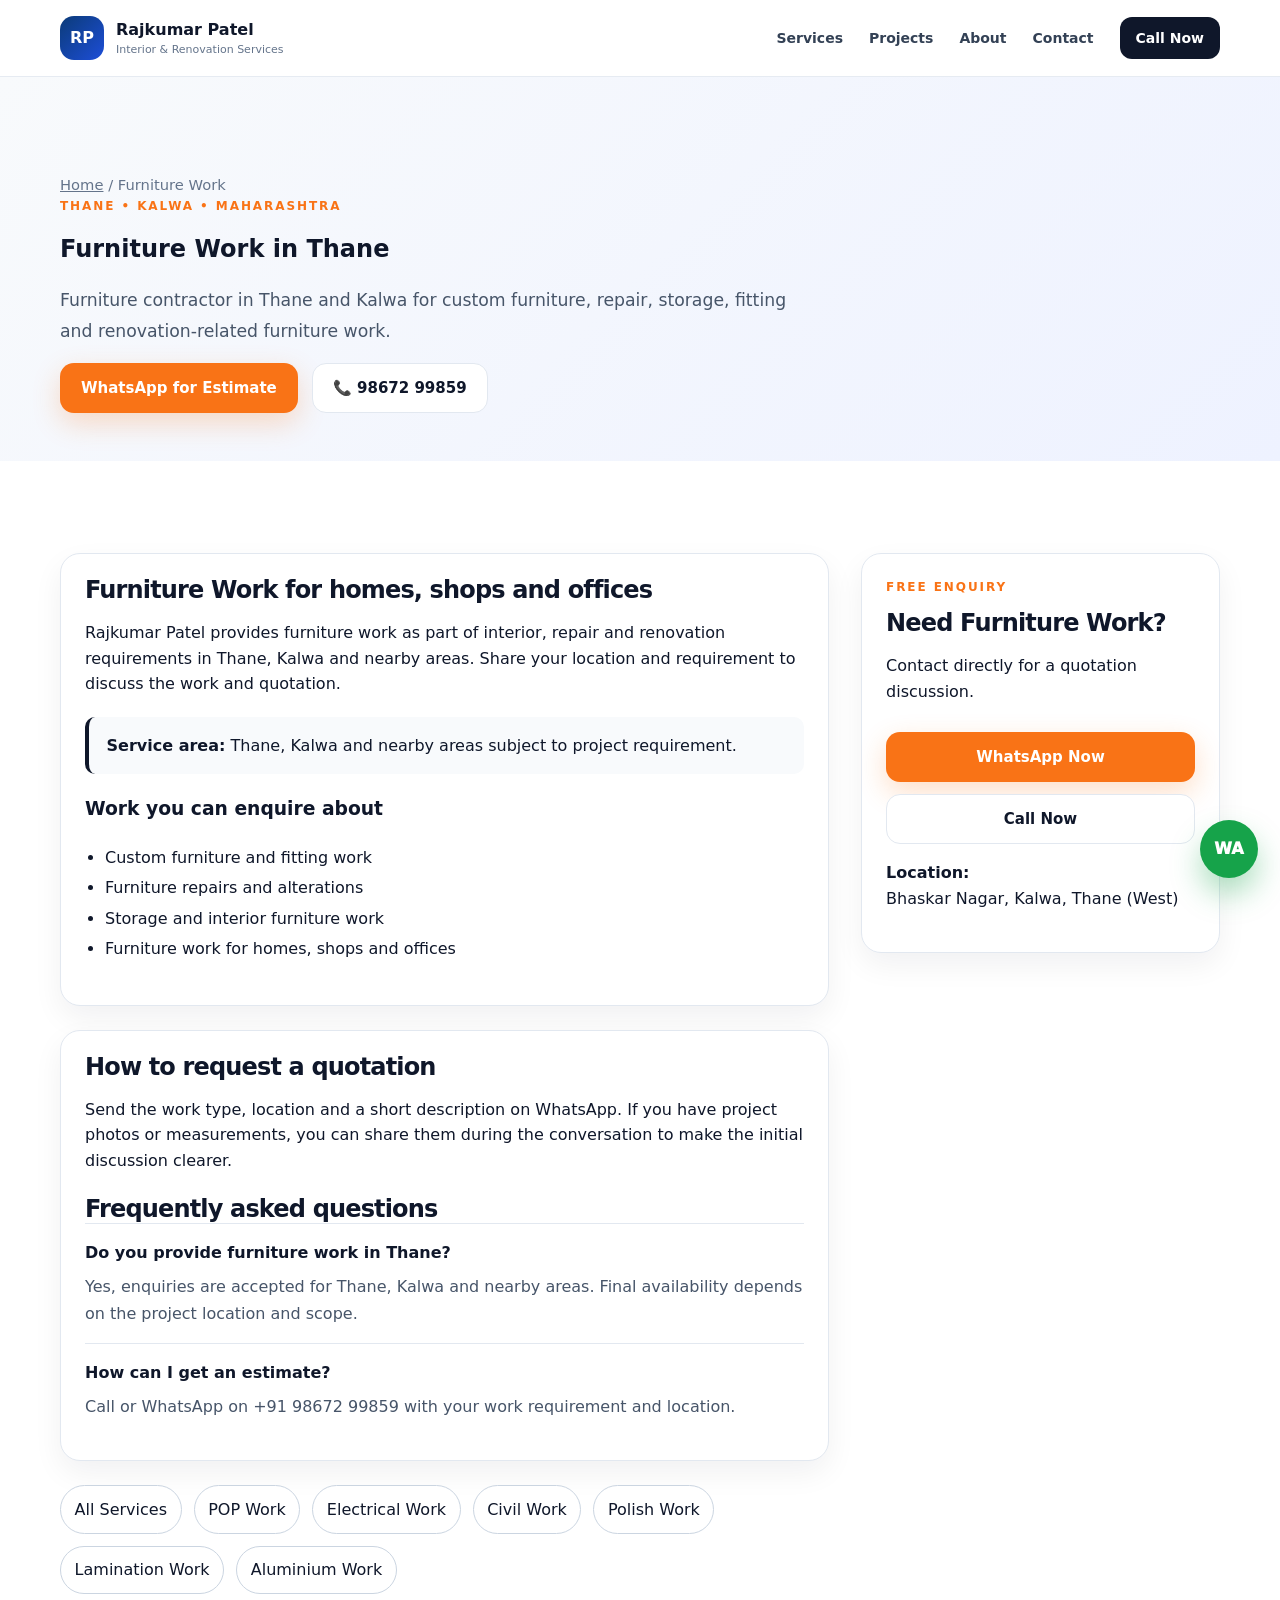
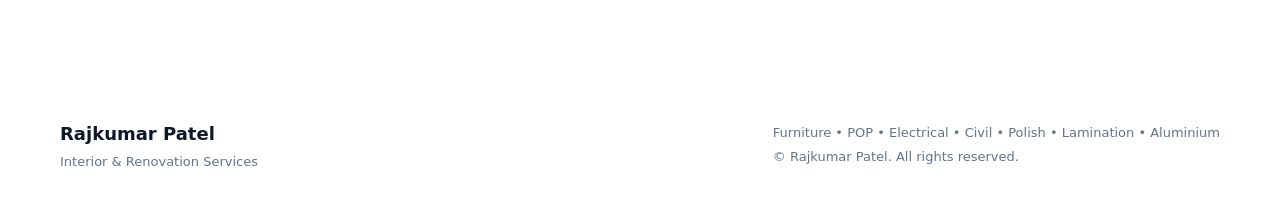
<file: furniture-work-thane.html>
<!DOCTYPE html><html lang="en"><head><meta charset="UTF-8"><meta name="viewport" content="width=device-width, initial-scale=1.0"><title>Furniture Work in Thane | Rajkumar Patel</title><meta name="description" content="Furniture contractor in Thane and Kalwa for custom furniture, repair, storage, fitting and renovation-related furniture work."><meta name="robots" content="index,follow"><link rel="canonical" href="https://www.rajkumarinteriors.online/furniture-work-thane.html"><meta name="theme-color" content="#0f172a"><meta property="og:title" content="Furniture Work in Thane | Rajkumar Patel"><meta property="og:description" content="Furniture contractor in Thane and Kalwa for custom furniture, repair, storage, fitting and renovation-related furniture work."><meta property="og:type" content="website"><meta property="og:url" content="https://www.rajkumarinteriors.online/furniture-work-thane.html"><link rel="stylesheet" href="styles.css"><script type="application/ld+json">{"@context":"https://schema.org","@type":"Service","url":"https://www.rajkumarinteriors.online/furniture-work-thane.html","name":"Furniture Work in Thane","provider":{"@type":"HomeAndConstructionBusiness","name":"Rajkumar Patel Interior & Renovation Services","telephone":"+91-9867299859","address":{"@type":"PostalAddress","streetAddress":"Bhaskar Nagar, Kalwa","addressLocality":"Thane","addressRegion":"Maharashtra","addressCountry":"IN"}},"areaServed":["Thane","Kalwa"],"description":"Furniture contractor in Thane and Kalwa for custom furniture, repair, storage, fitting and renovation-related furniture work."}</script></head><body><header class="site-header"><div class="container nav-wrap"><a class="brand" href="index.html" aria-label="Rajkumar Patel home"><span class="brand-mark">RP</span><span><strong>Rajkumar Patel</strong><small>Interior & Renovation Services</small></span></a><button class="menu-btn" id="menuBtn" aria-label="Open menu" aria-expanded="false">☰</button><nav class="nav" id="nav"><a href="index.html#services">Services</a><a href="index.html#projects">Projects</a><a href="index.html#about">About</a><a href="index.html#contact">Contact</a><a class="nav-cta" href="tel:+919867299859">Call Now</a></nav></div></header><main><section class="service-hero"><div class="container"><div class="breadcrumbs"><a href="index.html">Home</a> / Furniture Work</div><div class="eyebrow">Thane • Kalwa • Maharashtra</div><h1>Furniture Work in Thane</h1><p>Furniture contractor in Thane and Kalwa for custom furniture, repair, storage, fitting and renovation-related furniture work.</p><div class="hero-actions"><a class="btn btn-primary" href="https://wa.me/919867299859?text=Hello Rajkumar ji, I need an estimate for Furniture Work in Thane." target="_blank" rel="noopener">WhatsApp for Estimate</a><a class="btn btn-secondary" href="tel:+919867299859">📞 98672 99859</a></div></div></section><section class="section"><div class="container content-grid"><div><article class="content-card"><h2>Furniture Work for homes, shops and offices</h2><p>Rajkumar Patel provides furniture work as part of interior, repair and renovation requirements in Thane, Kalwa and nearby areas. Share your location and requirement to discuss the work and quotation.</p><div class="local-note"><strong>Service area:</strong> Thane, Kalwa and nearby areas subject to project requirement.</div><h3>Work you can enquire about</h3><ul><li>Custom furniture and fitting work</li><li>Furniture repairs and alterations</li><li>Storage and interior furniture work</li><li>Furniture work for homes, shops and offices</li></ul></article><article class="content-card" style="margin-top:1.5rem"><h2>How to request a quotation</h2><p>Send the work type, location and a short description on WhatsApp. If you have project photos or measurements, you can share them during the conversation to make the initial discussion clearer.</p><h2 style="margin-top:1.5rem">Frequently asked questions</h2><div class="faq-item"><h3>Do you provide furniture work in Thane?</h3><p>Yes, enquiries are accepted for Thane, Kalwa and nearby areas. Final availability depends on the project location and scope.</p></div><div class="faq-item"><h3>How can I get an estimate?</h3><p>Call or WhatsApp on +91 98672 99859 with your work requirement and location.</p></div></article><div class="service-links"><a href="index.html#services">All Services</a><a href="pop-work-thane.html">POP Work</a><a href="electrical-work-thane.html">Electrical Work</a><a href="civil-work-thane.html">Civil Work</a><a href="polish-work-thane.html">Polish Work</a><a href="lamination-work-thane.html">Lamination Work</a><a href="aluminium-work-thane.html">Aluminium Work</a></div></div><aside class="seo-cta"><div class="eyebrow">Free Enquiry</div><h2>Need Furniture Work?</h2><p>Contact directly for a quotation discussion.</p><a class="btn btn-primary" href="https://wa.me/919867299859?text=Hello Rajkumar ji, I need an estimate for Furniture Work in Thane." target="_blank" rel="noopener">WhatsApp Now</a><a class="btn btn-secondary" href="tel:+919867299859">Call Now</a><p style="margin-top:1rem"><strong>Location:</strong><br>Bhaskar Nagar, Kalwa, Thane (West)</p></aside></div></section></main><footer><div class="container footer-grid"><div><strong>Rajkumar Patel</strong><p>Interior & Renovation Services</p></div><div><p>Furniture • POP • Electrical • Civil • Polish • Lamination • Aluminium</p><p>© <span id="year"></span> Rajkumar Patel. All rights reserved.</p></div></div></footer><a class="float-wa" href="https://wa.me/919867299859?text=Hello%20Rajkumar%20ji%2C%20I%20need%20an%20estimate." target="_blank" rel="noopener" aria-label="Chat on WhatsApp">WA</a><div class="mobile-bar"><a href="tel:+919867299859">📞 Call</a><a href="https://wa.me/919867299859?text=Hello%20Rajkumar%20ji%2C%20I%20need%20an%20estimate." target="_blank" rel="noopener">WhatsApp</a></div><script src="script.js"></script></body></html>
</file>
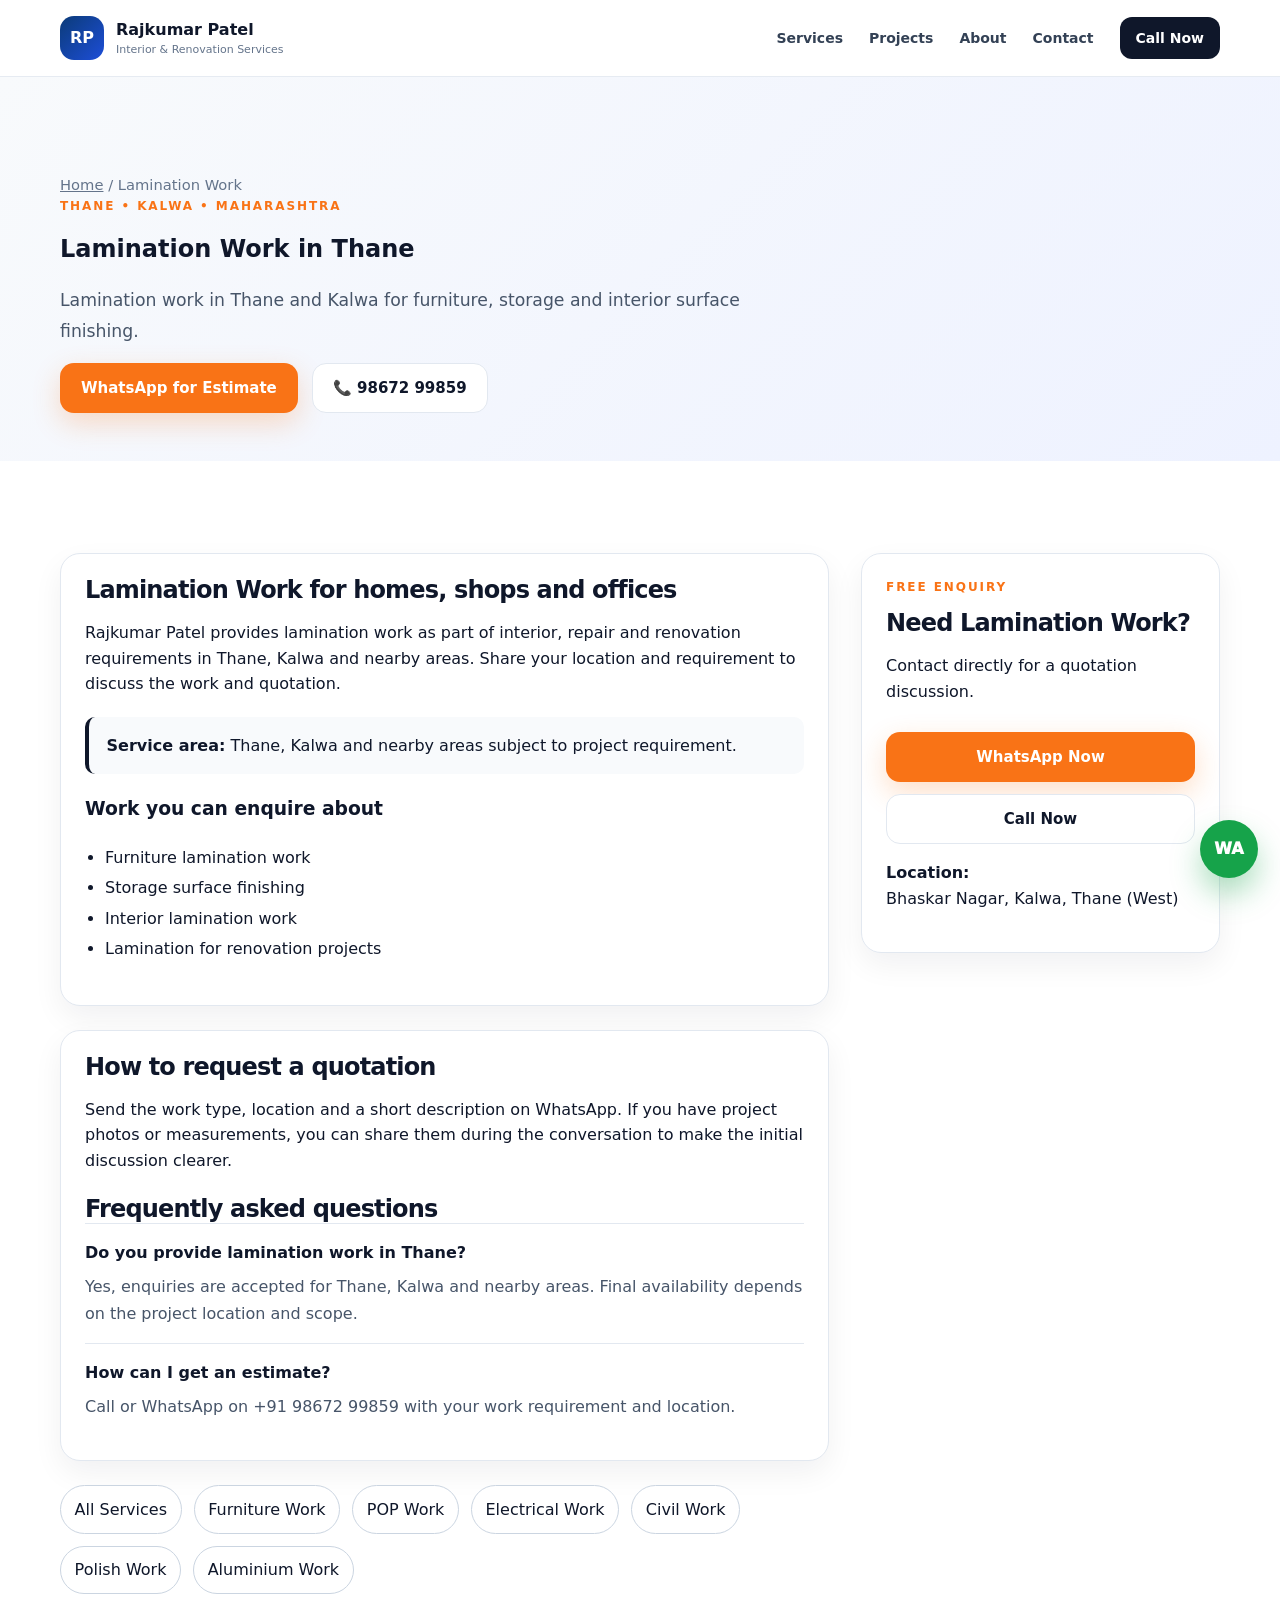
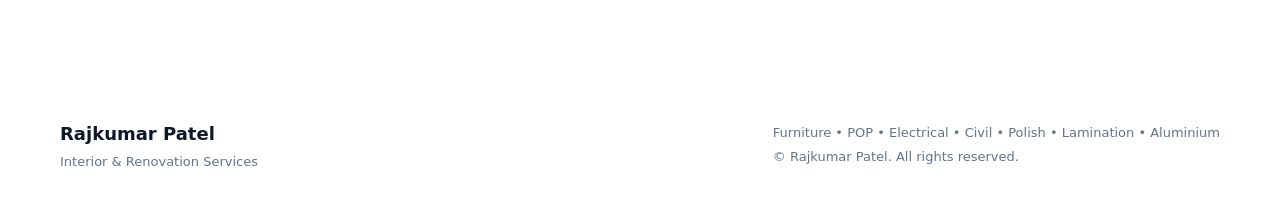
<file: lamination-work-thane.html>
<!DOCTYPE html><html lang="en"><head><meta charset="UTF-8"><meta name="viewport" content="width=device-width, initial-scale=1.0"><title>Lamination Work in Thane | Rajkumar Patel</title><meta name="description" content="Lamination work in Thane and Kalwa for furniture, storage and interior surface finishing."><meta name="robots" content="index,follow"><link rel="canonical" href="https://www.rajkumarinteriors.online/lamination-work-thane.html"><meta name="theme-color" content="#0f172a"><meta property="og:title" content="Lamination Work in Thane | Rajkumar Patel"><meta property="og:description" content="Lamination work in Thane and Kalwa for furniture, storage and interior surface finishing."><meta property="og:type" content="website"><meta property="og:url" content="https://www.rajkumarinteriors.online/lamination-work-thane.html"><link rel="stylesheet" href="styles.css"><script type="application/ld+json">{"@context":"https://schema.org","@type":"Service","url":"https://www.rajkumarinteriors.online/lamination-work-thane.html","name":"Lamination Work in Thane","provider":{"@type":"HomeAndConstructionBusiness","name":"Rajkumar Patel Interior & Renovation Services","telephone":"+91-9867299859","address":{"@type":"PostalAddress","streetAddress":"Bhaskar Nagar, Kalwa","addressLocality":"Thane","addressRegion":"Maharashtra","addressCountry":"IN"}},"areaServed":["Thane","Kalwa"],"description":"Lamination work in Thane and Kalwa for furniture, storage and interior surface finishing."}</script></head><body><header class="site-header"><div class="container nav-wrap"><a class="brand" href="index.html" aria-label="Rajkumar Patel home"><span class="brand-mark">RP</span><span><strong>Rajkumar Patel</strong><small>Interior & Renovation Services</small></span></a><button class="menu-btn" id="menuBtn" aria-label="Open menu" aria-expanded="false">☰</button><nav class="nav" id="nav"><a href="index.html#services">Services</a><a href="index.html#projects">Projects</a><a href="index.html#about">About</a><a href="index.html#contact">Contact</a><a class="nav-cta" href="tel:+919867299859">Call Now</a></nav></div></header><main><section class="service-hero"><div class="container"><div class="breadcrumbs"><a href="index.html">Home</a> / Lamination Work</div><div class="eyebrow">Thane • Kalwa • Maharashtra</div><h1>Lamination Work in Thane</h1><p>Lamination work in Thane and Kalwa for furniture, storage and interior surface finishing.</p><div class="hero-actions"><a class="btn btn-primary" href="https://wa.me/919867299859?text=Hello Rajkumar ji, I need an estimate for Lamination Work in Thane." target="_blank" rel="noopener">WhatsApp for Estimate</a><a class="btn btn-secondary" href="tel:+919867299859">📞 98672 99859</a></div></div></section><section class="section"><div class="container content-grid"><div><article class="content-card"><h2>Lamination Work for homes, shops and offices</h2><p>Rajkumar Patel provides lamination work as part of interior, repair and renovation requirements in Thane, Kalwa and nearby areas. Share your location and requirement to discuss the work and quotation.</p><div class="local-note"><strong>Service area:</strong> Thane, Kalwa and nearby areas subject to project requirement.</div><h3>Work you can enquire about</h3><ul><li>Furniture lamination work</li><li>Storage surface finishing</li><li>Interior lamination work</li><li>Lamination for renovation projects</li></ul></article><article class="content-card" style="margin-top:1.5rem"><h2>How to request a quotation</h2><p>Send the work type, location and a short description on WhatsApp. If you have project photos or measurements, you can share them during the conversation to make the initial discussion clearer.</p><h2 style="margin-top:1.5rem">Frequently asked questions</h2><div class="faq-item"><h3>Do you provide lamination work in Thane?</h3><p>Yes, enquiries are accepted for Thane, Kalwa and nearby areas. Final availability depends on the project location and scope.</p></div><div class="faq-item"><h3>How can I get an estimate?</h3><p>Call or WhatsApp on +91 98672 99859 with your work requirement and location.</p></div></article><div class="service-links"><a href="index.html#services">All Services</a><a href="furniture-work-thane.html">Furniture Work</a><a href="pop-work-thane.html">POP Work</a><a href="electrical-work-thane.html">Electrical Work</a><a href="civil-work-thane.html">Civil Work</a><a href="polish-work-thane.html">Polish Work</a><a href="aluminium-work-thane.html">Aluminium Work</a></div></div><aside class="seo-cta"><div class="eyebrow">Free Enquiry</div><h2>Need Lamination Work?</h2><p>Contact directly for a quotation discussion.</p><a class="btn btn-primary" href="https://wa.me/919867299859?text=Hello Rajkumar ji, I need an estimate for Lamination Work in Thane." target="_blank" rel="noopener">WhatsApp Now</a><a class="btn btn-secondary" href="tel:+919867299859">Call Now</a><p style="margin-top:1rem"><strong>Location:</strong><br>Bhaskar Nagar, Kalwa, Thane (West)</p></aside></div></section></main><footer><div class="container footer-grid"><div><strong>Rajkumar Patel</strong><p>Interior & Renovation Services</p></div><div><p>Furniture • POP • Electrical • Civil • Polish • Lamination • Aluminium</p><p>© <span id="year"></span> Rajkumar Patel. All rights reserved.</p></div></div></footer><a class="float-wa" href="https://wa.me/919867299859?text=Hello%20Rajkumar%20ji%2C%20I%20need%20an%20estimate." target="_blank" rel="noopener" aria-label="Chat on WhatsApp">WA</a><div class="mobile-bar"><a href="tel:+919867299859">📞 Call</a><a href="https://wa.me/919867299859?text=Hello%20Rajkumar%20ji%2C%20I%20need%20an%20estimate." target="_blank" rel="noopener">WhatsApp</a></div><script src="script.js"></script></body></html>
</file>
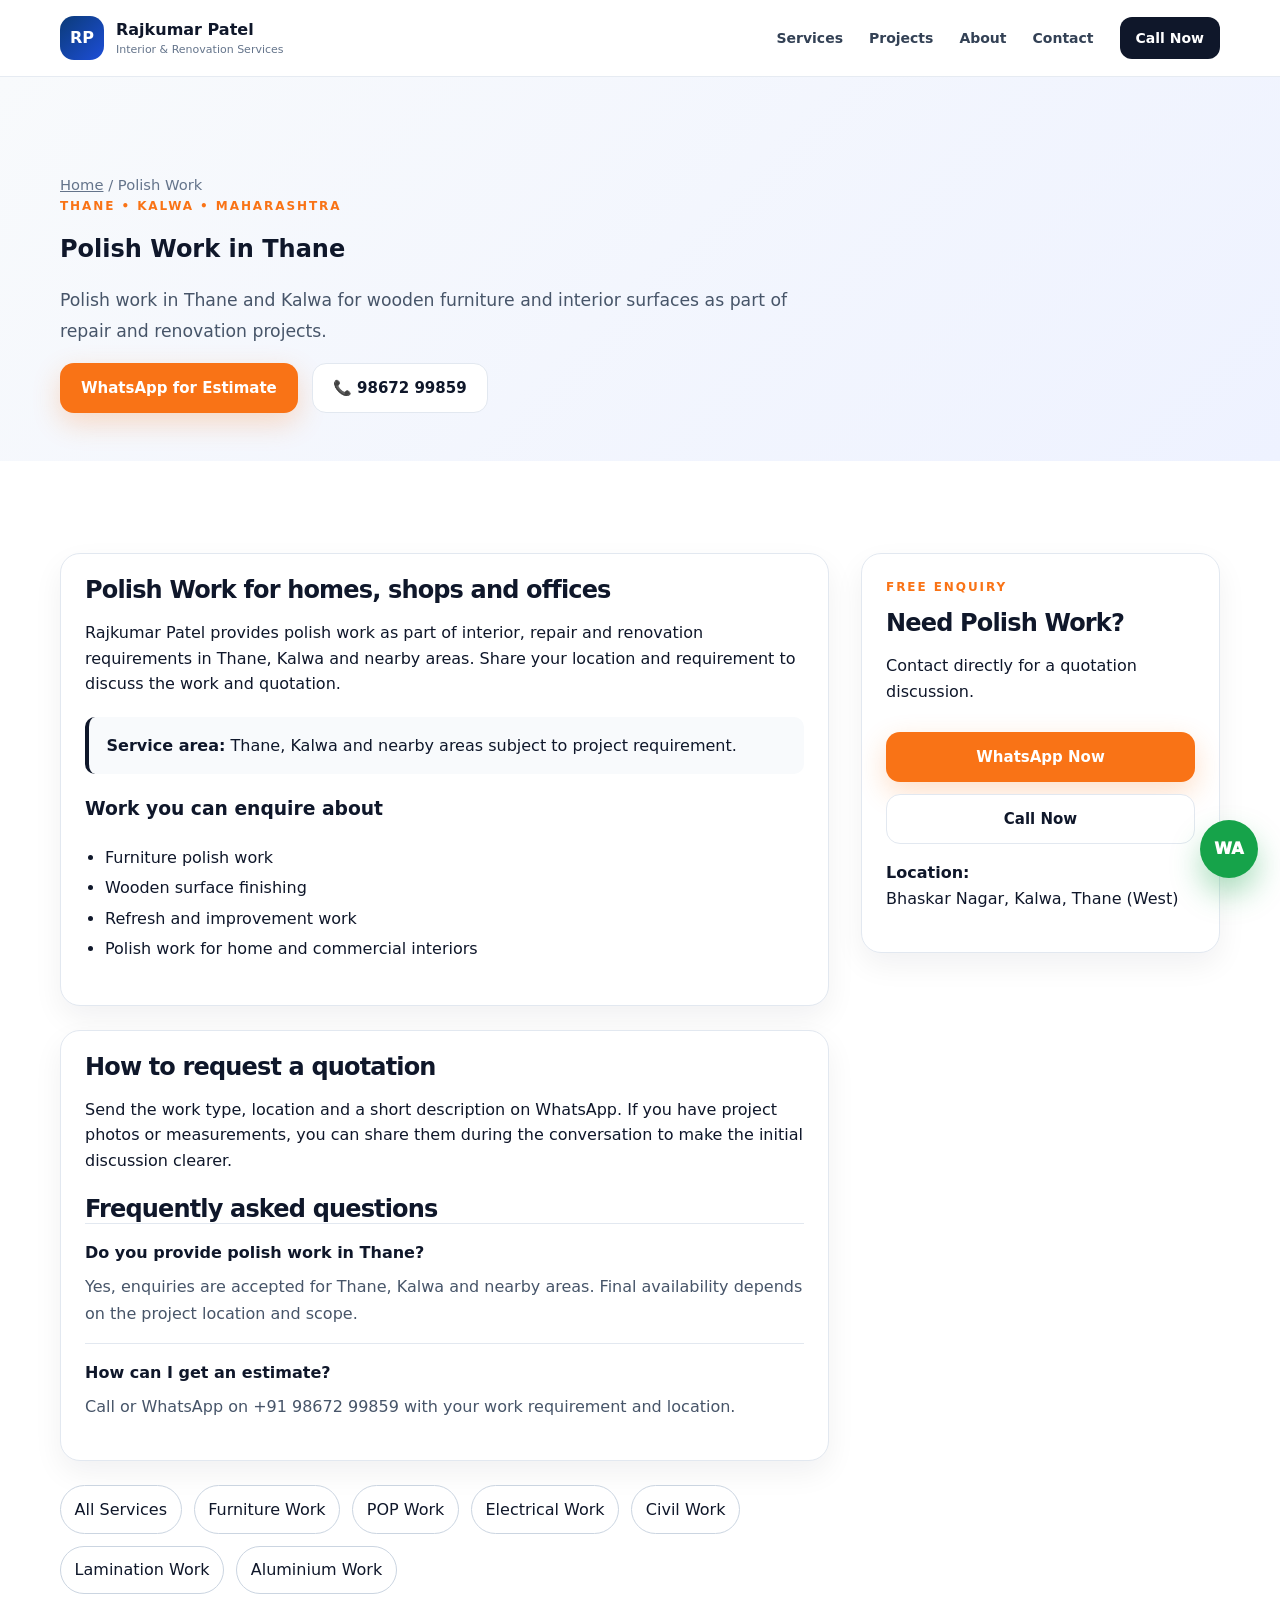
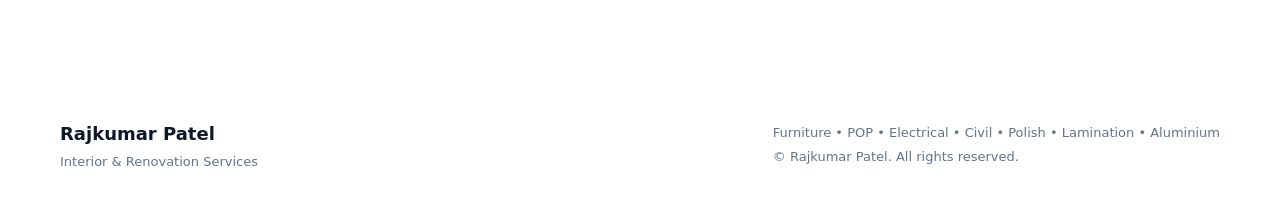
<file: polish-work-thane.html>
<!DOCTYPE html><html lang="en"><head><meta charset="UTF-8"><meta name="viewport" content="width=device-width, initial-scale=1.0"><title>Polish Work in Thane | Rajkumar Patel</title><meta name="description" content="Polish work in Thane and Kalwa for wooden furniture and interior surfaces as part of repair and renovation projects."><meta name="robots" content="index,follow"><link rel="canonical" href="https://www.rajkumarinteriors.online/polish-work-thane.html"><meta name="theme-color" content="#0f172a"><meta property="og:title" content="Polish Work in Thane | Rajkumar Patel"><meta property="og:description" content="Polish work in Thane and Kalwa for wooden furniture and interior surfaces as part of repair and renovation projects."><meta property="og:type" content="website"><meta property="og:url" content="https://www.rajkumarinteriors.online/polish-work-thane.html"><link rel="stylesheet" href="styles.css"><script type="application/ld+json">{"@context":"https://schema.org","@type":"Service","url":"https://www.rajkumarinteriors.online/polish-work-thane.html","name":"Polish Work in Thane","provider":{"@type":"HomeAndConstructionBusiness","name":"Rajkumar Patel Interior & Renovation Services","telephone":"+91-9867299859","address":{"@type":"PostalAddress","streetAddress":"Bhaskar Nagar, Kalwa","addressLocality":"Thane","addressRegion":"Maharashtra","addressCountry":"IN"}},"areaServed":["Thane","Kalwa"],"description":"Polish work in Thane and Kalwa for wooden furniture and interior surfaces as part of repair and renovation projects."}</script></head><body><header class="site-header"><div class="container nav-wrap"><a class="brand" href="index.html" aria-label="Rajkumar Patel home"><span class="brand-mark">RP</span><span><strong>Rajkumar Patel</strong><small>Interior & Renovation Services</small></span></a><button class="menu-btn" id="menuBtn" aria-label="Open menu" aria-expanded="false">☰</button><nav class="nav" id="nav"><a href="index.html#services">Services</a><a href="index.html#projects">Projects</a><a href="index.html#about">About</a><a href="index.html#contact">Contact</a><a class="nav-cta" href="tel:+919867299859">Call Now</a></nav></div></header><main><section class="service-hero"><div class="container"><div class="breadcrumbs"><a href="index.html">Home</a> / Polish Work</div><div class="eyebrow">Thane • Kalwa • Maharashtra</div><h1>Polish Work in Thane</h1><p>Polish work in Thane and Kalwa for wooden furniture and interior surfaces as part of repair and renovation projects.</p><div class="hero-actions"><a class="btn btn-primary" href="https://wa.me/919867299859?text=Hello Rajkumar ji, I need an estimate for Polish Work in Thane." target="_blank" rel="noopener">WhatsApp for Estimate</a><a class="btn btn-secondary" href="tel:+919867299859">📞 98672 99859</a></div></div></section><section class="section"><div class="container content-grid"><div><article class="content-card"><h2>Polish Work for homes, shops and offices</h2><p>Rajkumar Patel provides polish work as part of interior, repair and renovation requirements in Thane, Kalwa and nearby areas. Share your location and requirement to discuss the work and quotation.</p><div class="local-note"><strong>Service area:</strong> Thane, Kalwa and nearby areas subject to project requirement.</div><h3>Work you can enquire about</h3><ul><li>Furniture polish work</li><li>Wooden surface finishing</li><li>Refresh and improvement work</li><li>Polish work for home and commercial interiors</li></ul></article><article class="content-card" style="margin-top:1.5rem"><h2>How to request a quotation</h2><p>Send the work type, location and a short description on WhatsApp. If you have project photos or measurements, you can share them during the conversation to make the initial discussion clearer.</p><h2 style="margin-top:1.5rem">Frequently asked questions</h2><div class="faq-item"><h3>Do you provide polish work in Thane?</h3><p>Yes, enquiries are accepted for Thane, Kalwa and nearby areas. Final availability depends on the project location and scope.</p></div><div class="faq-item"><h3>How can I get an estimate?</h3><p>Call or WhatsApp on +91 98672 99859 with your work requirement and location.</p></div></article><div class="service-links"><a href="index.html#services">All Services</a><a href="furniture-work-thane.html">Furniture Work</a><a href="pop-work-thane.html">POP Work</a><a href="electrical-work-thane.html">Electrical Work</a><a href="civil-work-thane.html">Civil Work</a><a href="lamination-work-thane.html">Lamination Work</a><a href="aluminium-work-thane.html">Aluminium Work</a></div></div><aside class="seo-cta"><div class="eyebrow">Free Enquiry</div><h2>Need Polish Work?</h2><p>Contact directly for a quotation discussion.</p><a class="btn btn-primary" href="https://wa.me/919867299859?text=Hello Rajkumar ji, I need an estimate for Polish Work in Thane." target="_blank" rel="noopener">WhatsApp Now</a><a class="btn btn-secondary" href="tel:+919867299859">Call Now</a><p style="margin-top:1rem"><strong>Location:</strong><br>Bhaskar Nagar, Kalwa, Thane (West)</p></aside></div></section></main><footer><div class="container footer-grid"><div><strong>Rajkumar Patel</strong><p>Interior & Renovation Services</p></div><div><p>Furniture • POP • Electrical • Civil • Polish • Lamination • Aluminium</p><p>© <span id="year"></span> Rajkumar Patel. All rights reserved.</p></div></div></footer><a class="float-wa" href="https://wa.me/919867299859?text=Hello%20Rajkumar%20ji%2C%20I%20need%20an%20estimate." target="_blank" rel="noopener" aria-label="Chat on WhatsApp">WA</a><div class="mobile-bar"><a href="tel:+919867299859">📞 Call</a><a href="https://wa.me/919867299859?text=Hello%20Rajkumar%20ji%2C%20I%20need%20an%20estimate." target="_blank" rel="noopener">WhatsApp</a></div><script src="script.js"></script></body></html>
</file>
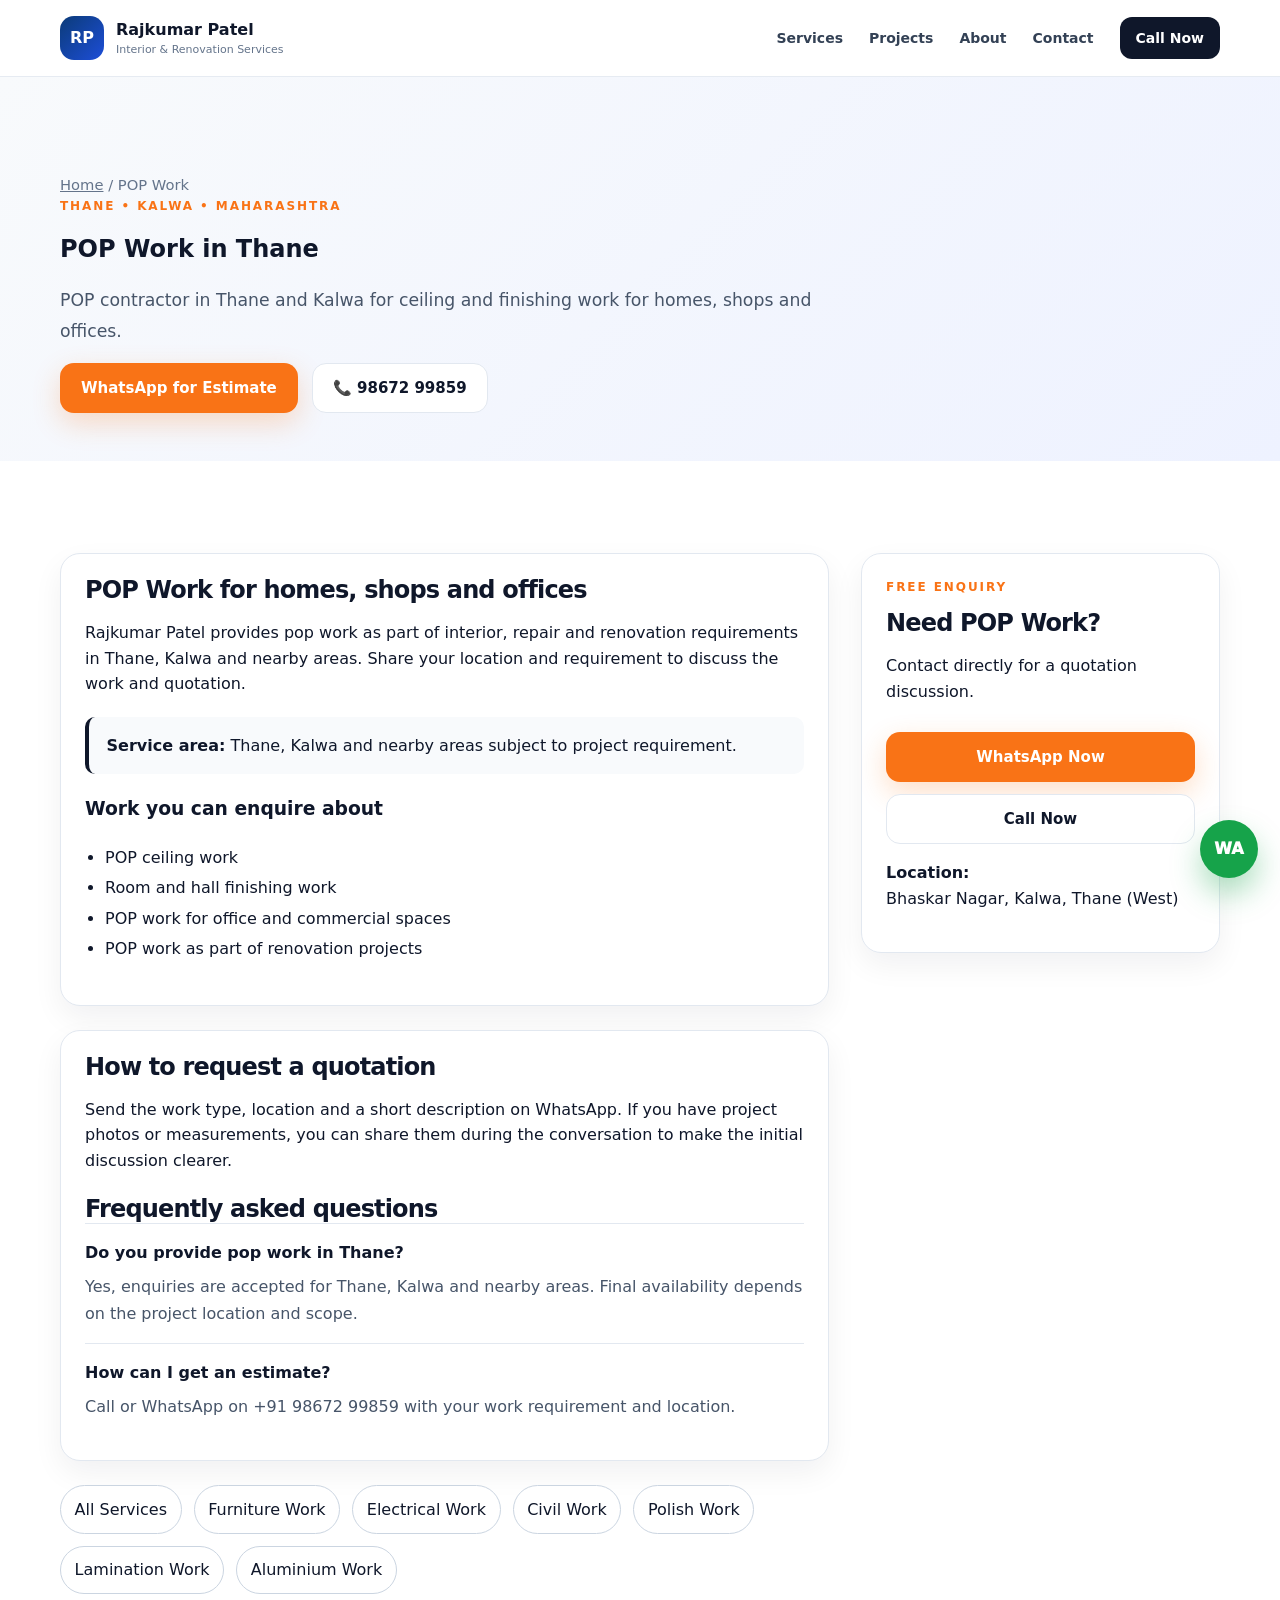
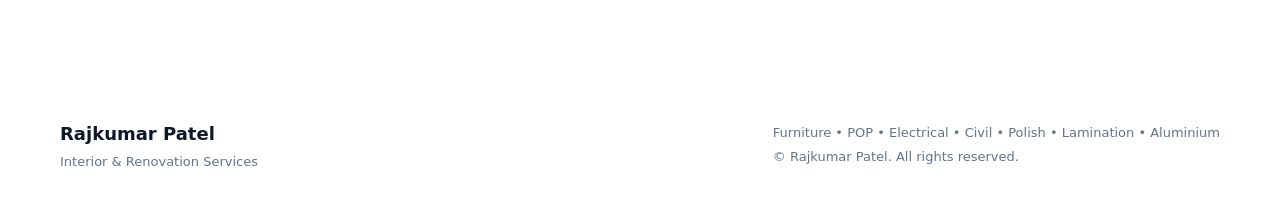
<file: pop-work-thane.html>
<!DOCTYPE html><html lang="en"><head><meta charset="UTF-8"><meta name="viewport" content="width=device-width, initial-scale=1.0"><title>POP Work in Thane | Rajkumar Patel</title><meta name="description" content="POP contractor in Thane and Kalwa for ceiling and finishing work for homes, shops and offices."><meta name="robots" content="index,follow"><link rel="canonical" href="https://www.rajkumarinteriors.online/pop-work-thane.html"><meta name="theme-color" content="#0f172a"><meta property="og:title" content="POP Work in Thane | Rajkumar Patel"><meta property="og:description" content="POP contractor in Thane and Kalwa for ceiling and finishing work for homes, shops and offices."><meta property="og:type" content="website"><meta property="og:url" content="https://www.rajkumarinteriors.online/pop-work-thane.html"><link rel="stylesheet" href="styles.css"><script type="application/ld+json">{"@context":"https://schema.org","@type":"Service","url":"https://www.rajkumarinteriors.online/pop-work-thane.html","name":"POP Work in Thane","provider":{"@type":"HomeAndConstructionBusiness","name":"Rajkumar Patel Interior & Renovation Services","telephone":"+91-9867299859","address":{"@type":"PostalAddress","streetAddress":"Bhaskar Nagar, Kalwa","addressLocality":"Thane","addressRegion":"Maharashtra","addressCountry":"IN"}},"areaServed":["Thane","Kalwa"],"description":"POP contractor in Thane and Kalwa for ceiling and finishing work for homes, shops and offices."}</script></head><body><header class="site-header"><div class="container nav-wrap"><a class="brand" href="index.html" aria-label="Rajkumar Patel home"><span class="brand-mark">RP</span><span><strong>Rajkumar Patel</strong><small>Interior & Renovation Services</small></span></a><button class="menu-btn" id="menuBtn" aria-label="Open menu" aria-expanded="false">☰</button><nav class="nav" id="nav"><a href="index.html#services">Services</a><a href="index.html#projects">Projects</a><a href="index.html#about">About</a><a href="index.html#contact">Contact</a><a class="nav-cta" href="tel:+919867299859">Call Now</a></nav></div></header><main><section class="service-hero"><div class="container"><div class="breadcrumbs"><a href="index.html">Home</a> / POP Work</div><div class="eyebrow">Thane • Kalwa • Maharashtra</div><h1>POP Work in Thane</h1><p>POP contractor in Thane and Kalwa for ceiling and finishing work for homes, shops and offices.</p><div class="hero-actions"><a class="btn btn-primary" href="https://wa.me/919867299859?text=Hello Rajkumar ji, I need an estimate for POP Work in Thane." target="_blank" rel="noopener">WhatsApp for Estimate</a><a class="btn btn-secondary" href="tel:+919867299859">📞 98672 99859</a></div></div></section><section class="section"><div class="container content-grid"><div><article class="content-card"><h2>POP Work for homes, shops and offices</h2><p>Rajkumar Patel provides pop work as part of interior, repair and renovation requirements in Thane, Kalwa and nearby areas. Share your location and requirement to discuss the work and quotation.</p><div class="local-note"><strong>Service area:</strong> Thane, Kalwa and nearby areas subject to project requirement.</div><h3>Work you can enquire about</h3><ul><li>POP ceiling work</li><li>Room and hall finishing work</li><li>POP work for office and commercial spaces</li><li>POP work as part of renovation projects</li></ul></article><article class="content-card" style="margin-top:1.5rem"><h2>How to request a quotation</h2><p>Send the work type, location and a short description on WhatsApp. If you have project photos or measurements, you can share them during the conversation to make the initial discussion clearer.</p><h2 style="margin-top:1.5rem">Frequently asked questions</h2><div class="faq-item"><h3>Do you provide pop work in Thane?</h3><p>Yes, enquiries are accepted for Thane, Kalwa and nearby areas. Final availability depends on the project location and scope.</p></div><div class="faq-item"><h3>How can I get an estimate?</h3><p>Call or WhatsApp on +91 98672 99859 with your work requirement and location.</p></div></article><div class="service-links"><a href="index.html#services">All Services</a><a href="furniture-work-thane.html">Furniture Work</a><a href="electrical-work-thane.html">Electrical Work</a><a href="civil-work-thane.html">Civil Work</a><a href="polish-work-thane.html">Polish Work</a><a href="lamination-work-thane.html">Lamination Work</a><a href="aluminium-work-thane.html">Aluminium Work</a></div></div><aside class="seo-cta"><div class="eyebrow">Free Enquiry</div><h2>Need POP Work?</h2><p>Contact directly for a quotation discussion.</p><a class="btn btn-primary" href="https://wa.me/919867299859?text=Hello Rajkumar ji, I need an estimate for POP Work in Thane." target="_blank" rel="noopener">WhatsApp Now</a><a class="btn btn-secondary" href="tel:+919867299859">Call Now</a><p style="margin-top:1rem"><strong>Location:</strong><br>Bhaskar Nagar, Kalwa, Thane (West)</p></aside></div></section></main><footer><div class="container footer-grid"><div><strong>Rajkumar Patel</strong><p>Interior & Renovation Services</p></div><div><p>Furniture • POP • Electrical • Civil • Polish • Lamination • Aluminium</p><p>© <span id="year"></span> Rajkumar Patel. All rights reserved.</p></div></div></footer><a class="float-wa" href="https://wa.me/919867299859?text=Hello%20Rajkumar%20ji%2C%20I%20need%20an%20estimate." target="_blank" rel="noopener" aria-label="Chat on WhatsApp">WA</a><div class="mobile-bar"><a href="tel:+919867299859">📞 Call</a><a href="https://wa.me/919867299859?text=Hello%20Rajkumar%20ji%2C%20I%20need%20an%20estimate." target="_blank" rel="noopener">WhatsApp</a></div><script src="script.js"></script></body></html>
</file>
<file: styles.css>
:root{
  --ink:#0f172a;--muted:#64748b;--line:#e2e8f0;--paper:#ffffff;--soft:#f8fafc;
  --accent:#f97316;--accent-dark:#ea580c;--blue:#0b3b78;--green:#16a34a;
  --shadow:0 18px 50px rgba(15,23,42,.10);--radius:22px;
}
*{box-sizing:border-box}html{scroll-behavior:smooth}body{margin:0;font-family:Inter,ui-sans-serif,system-ui,-apple-system,BlinkMacSystemFont,"Segoe UI",sans-serif;color:var(--ink);background:var(--paper);line-height:1.6}.container{width:min(1160px,calc(100% - 40px));margin:auto}.site-header{position:sticky;top:0;z-index:100;background:rgba(255,255,255,.93);backdrop-filter:blur(12px);border-bottom:1px solid rgba(226,232,240,.85)}.nav-wrap{height:76px;display:flex;align-items:center;justify-content:space-between;gap:24px}.brand{display:flex;align-items:center;gap:12px;color:var(--ink);text-decoration:none}.brand-mark{width:44px;height:44px;display:grid;place-items:center;border-radius:14px;background:linear-gradient(135deg,var(--blue),#1d4ed8);color:#fff;font-weight:900}.brand strong,.brand small{display:block}.brand strong{font-size:16px}.brand small{font-size:11px;color:var(--muted);margin-top:-2px}.nav{display:flex;align-items:center;gap:26px}.nav a{color:#334155;text-decoration:none;font-weight:700;font-size:14px}.nav a:hover{color:var(--accent)}.nav .nav-cta{background:var(--ink);color:#fff;padding:10px 16px;border-radius:12px}.menu-btn{display:none;border:0;background:transparent;font-size:28px}.hero{position:relative;overflow:hidden;background:radial-gradient(circle at 85% 15%,rgba(249,115,22,.18),transparent 32%),linear-gradient(135deg,#f8fafc 0%,#fff7ed 100%);padding:84px 0 74px}.hero:after{content:"";position:absolute;width:420px;height:420px;border:70px solid rgba(11,59,120,.035);border-radius:50%;right:-190px;bottom:-220px}.hero-grid{display:grid;grid-template-columns:1.15fr .85fr;gap:62px;align-items:center}.eyebrow{text-transform:uppercase;letter-spacing:.16em;font-size:12px;font-weight:900;color:var(--accent);margin-bottom:14px}.eyebrow.light{color:#fdba74}.hero h1,.section h2{margin:0;line-height:1.08;letter-spacing:-.035em}.hero h1{font-size:clamp(42px,6vw,72px);max-width:760px}.hero h1 span{color:var(--blue)}.hero-text{font-size:19px;color:#475569;max-width:680px;margin:24px 0 30px}.hero-actions{display:flex;gap:14px;flex-wrap:wrap}.btn{display:inline-flex;align-items:center;justify-content:center;min-height:50px;padding:0 20px;border-radius:14px;font-weight:850;text-decoration:none;border:1px solid transparent;cursor:pointer;font-size:15px}.btn-primary{background:var(--accent);color:#fff;box-shadow:0 10px 28px rgba(249,115,22,.24)}.btn-primary:hover{background:var(--accent-dark)}.btn-secondary{background:#fff;color:var(--ink);border-color:var(--line)}.trust-row{display:flex;gap:34px;margin-top:40px}.trust-row div{display:flex;flex-direction:column}.trust-row strong{font-size:20px}.trust-row span{font-size:12px;color:var(--muted)}.hero-card{position:relative;background:#fff;border:1px solid rgba(226,232,240,.8);border-radius:30px;padding:30px;box-shadow:var(--shadow);transform:rotate(1deg)}.hero-card:before{content:"";position:absolute;inset:10px;border:1px dashed #cbd5e1;border-radius:22px;pointer-events:none}.hero-card-top,.mini-services,.hero-card-note{position:relative;z-index:1}.hero-card-top span{font-size:13px;color:var(--muted);display:block}.hero-card-top strong{font-size:24px;display:block;margin-top:6px}.mini-services{display:flex;flex-wrap:wrap;gap:9px;margin:28px 0}.mini-services span{background:#f1f5f9;border:1px solid #e2e8f0;border-radius:999px;padding:8px 12px;font-size:12px;font-weight:800}.hero-card-note{background:#0f172a;color:#fff;padding:18px;border-radius:16px;font-size:14px}.section{padding:92px 0}.section.muted{background:var(--soft)}.section-head{max-width:720px;margin-bottom:42px}.section-head h2,.about-grid h2,.lead-grid h2{font-size:clamp(34px,4vw,52px)}.section-head p{color:var(--muted);font-size:17px}.split-head{max-width:none;display:grid;grid-template-columns:1fr 1fr;align-items:end;gap:40px}.service-grid{display:grid;grid-template-columns:repeat(4,1fr);gap:18px}.service-card{border:1px solid var(--line);border-radius:20px;padding:24px;background:#fff;transition:.22s ease}.service-card:hover{transform:translateY(-5px);box-shadow:0 16px 35px rgba(15,23,42,.08);border-color:#fdba74}.service-card .icon{font-size:28px;margin-bottom:18px}.service-card h3{margin:0 0 9px;font-size:18px}.service-card p{color:var(--muted);font-size:14px;min-height:90px}.service-card button{border:0;background:transparent;color:var(--accent-dark);font-weight:850;padding:0;cursor:pointer}.project-grid{display:grid;grid-template-columns:repeat(3,1fr);gap:22px}.project-card{background:#fff;border:1px solid var(--line);border-radius:22px;overflow:hidden}.project-photo{aspect-ratio:4/3;display:grid;place-items:center;padding:26px;text-align:center;color:#fff;font-weight:900}.demo-one{background:linear-gradient(135deg,#475569,#0f172a)}.demo-two{background:linear-gradient(135deg,#d97706,#7c2d12)}.demo-three{background:linear-gradient(135deg,#0f766e,#134e4a)}.project-photo span{border:1px dashed rgba(255,255,255,.75);padding:20px;border-radius:14px}.project-info{padding:20px}.project-info h3{margin:0 0 5px}.project-info p{margin:0;color:var(--muted);font-size:13px}.about-grid{display:grid;grid-template-columns:1fr .8fr;gap:70px;align-items:center}.about-grid p{color:var(--muted);font-size:17px}.about-panel{background:#0f172a;color:#fff;padding:34px;border-radius:26px}.about-panel h3{margin-top:0;font-size:22px}.about-panel ul{list-style:none;padding:0;margin:22px 0 0}.about-panel li{padding:10px 0;border-bottom:1px solid rgba(255,255,255,.09)}.lead-section{background:linear-gradient(135deg,#0f172a,#0b3b78);color:#fff}.lead-grid{display:grid;grid-template-columns:.8fr 1.2fr;gap:70px;align-items:start}.lead-grid p{color:#cbd5e1}.contact-lines{display:grid;gap:10px;margin-top:28px}.contact-lines a,.contact-lines span{color:#fff;text-decoration:none;font-weight:700}.lead-form{display:grid;grid-template-columns:1fr 1fr;gap:15px;background:#fff;color:var(--ink);padding:28px;border-radius:26px;box-shadow:0 24px 70px rgba(0,0,0,.2)}.lead-form label{display:grid;gap:7px;font-size:13px;font-weight:800}.lead-form label:last-of-type{grid-column:1/-1}.lead-form input,.lead-form select,.lead-form textarea{width:100%;border:1px solid var(--line);background:#f8fafc;border-radius:12px;padding:13px 14px;font:inherit;outline:none}.lead-form input:focus,.lead-form select:focus,.lead-form textarea:focus{border-color:#fb923c;box-shadow:0 0 0 3px rgba(249,115,22,.11)}.full{grid-column:1/-1}.footer-grid{display:flex;justify-content:space-between;gap:30px;padding:34px 0;color:#64748b}.footer-grid strong{color:var(--ink);font-size:18px}.footer-grid p{margin:3px 0;font-size:13px}.float-wa{position:fixed;right:22px;bottom:22px;width:58px;height:58px;border-radius:50%;display:grid;place-items:center;text-decoration:none;background:var(--green);color:white;font-weight:950;box-shadow:0 16px 30px rgba(22,163,74,.35);z-index:90}.mobile-bar{display:none}
@media(max-width:980px){.service-grid{grid-template-columns:repeat(2,1fr)}.hero-grid,.about-grid,.lead-grid{grid-template-columns:1fr}.hero-card{max-width:650px}.split-head{grid-template-columns:1fr}.nav{position:fixed;top:76px;left:20px;right:20px;display:none;flex-direction:column;align-items:stretch;background:#fff;padding:18px;border-radius:18px;box-shadow:var(--shadow);border:1px solid var(--line)}.nav.open{display:flex}.menu-btn{display:block}.nav a{padding:8px}.nav .nav-cta{text-align:center}.project-grid{grid-template-columns:1fr 1fr}.lead-grid{gap:35px}}
@media(max-width:640px){.container{width:min(100% - 28px,1160px)}.brand small{display:none}.hero{padding:56px 0}.hero h1{font-size:42px}.hero-text{font-size:16px}.hero-actions .btn{width:100%}.trust-row{gap:18px;justify-content:space-between}.trust-row strong{font-size:17px}.section{padding:68px 0}.service-grid,.project-grid{grid-template-columns:1fr}.service-card p{min-height:auto}.lead-form{grid-template-columns:1fr;padding:20px}.lead-form label,.lead-form label:last-of-type,.full{grid-column:1}.footer-grid{display:grid}.float-wa{display:none}.mobile-bar{position:fixed;left:0;right:0;bottom:0;z-index:95;display:grid;grid-template-columns:1fr 1fr;background:#fff;border-top:1px solid var(--line);padding:10px 12px calc(10px + env(safe-area-inset-bottom));gap:10px}.mobile-bar a{text-align:center;text-decoration:none;font-weight:900;border-radius:10px;padding:10px;background:#0f172a;color:#fff}.mobile-bar a:last-child{background:var(--green)}body{padding-bottom:70px}}

/* SEO service pages */
.breadcrumbs{font-size:.92rem;margin:1rem 0 0;color:#64748b}.breadcrumbs a{color:inherit}.service-hero{padding:5rem 0 3rem;background:linear-gradient(135deg,#f8fafc,#eef2ff)}.service-hero h1{max-width:850px;margin:.65rem 0 1rem}.service-hero p{max-width:760px;color:#475569;font-size:1.08rem;line-height:1.75}.content-grid{display:grid;grid-template-columns:minmax(0,1.5fr) minmax(280px,.7fr);gap:2rem}.content-card,.seo-cta{background:#fff;border:1px solid #e2e8f0;border-radius:20px;padding:1.5rem;box-shadow:0 12px 30px rgba(15,23,42,.06)}.content-card h2,.content-card h3{margin-top:0}.content-card ul{padding-left:1.25rem;line-height:1.9}.seo-cta{align-self:start;position:sticky;top:100px}.seo-cta .btn{margin-top:.75rem;width:100%;text-align:center}.service-links{display:flex;flex-wrap:wrap;gap:.75rem;margin-top:1.5rem}.service-links a{padding:.65rem .85rem;border:1px solid #cbd5e1;border-radius:999px;text-decoration:none;color:#0f172a;background:#fff}.service-links a:hover{border-color:#0f172a}.faq-item{border-top:1px solid #e2e8f0;padding:1rem 0}.faq-item:first-child{border-top:0}.faq-item h3{font-size:1rem;margin:0 0 .45rem}.faq-item p{margin:0;color:#475569;line-height:1.7}.local-note{background:#f8fafc;border-left:4px solid #0f172a;padding:1rem 1.1rem;border-radius:10px;margin:1.25rem 0}.service-card a.card-link{display:inline-block;margin-top:.5rem;font-weight:700;text-decoration:none;color:#0f172a}
@media(max-width:820px){.content-grid{grid-template-columns:1fr}.seo-cta{position:static}.service-hero{padding:3.5rem 0 2.5rem}}
</file>
